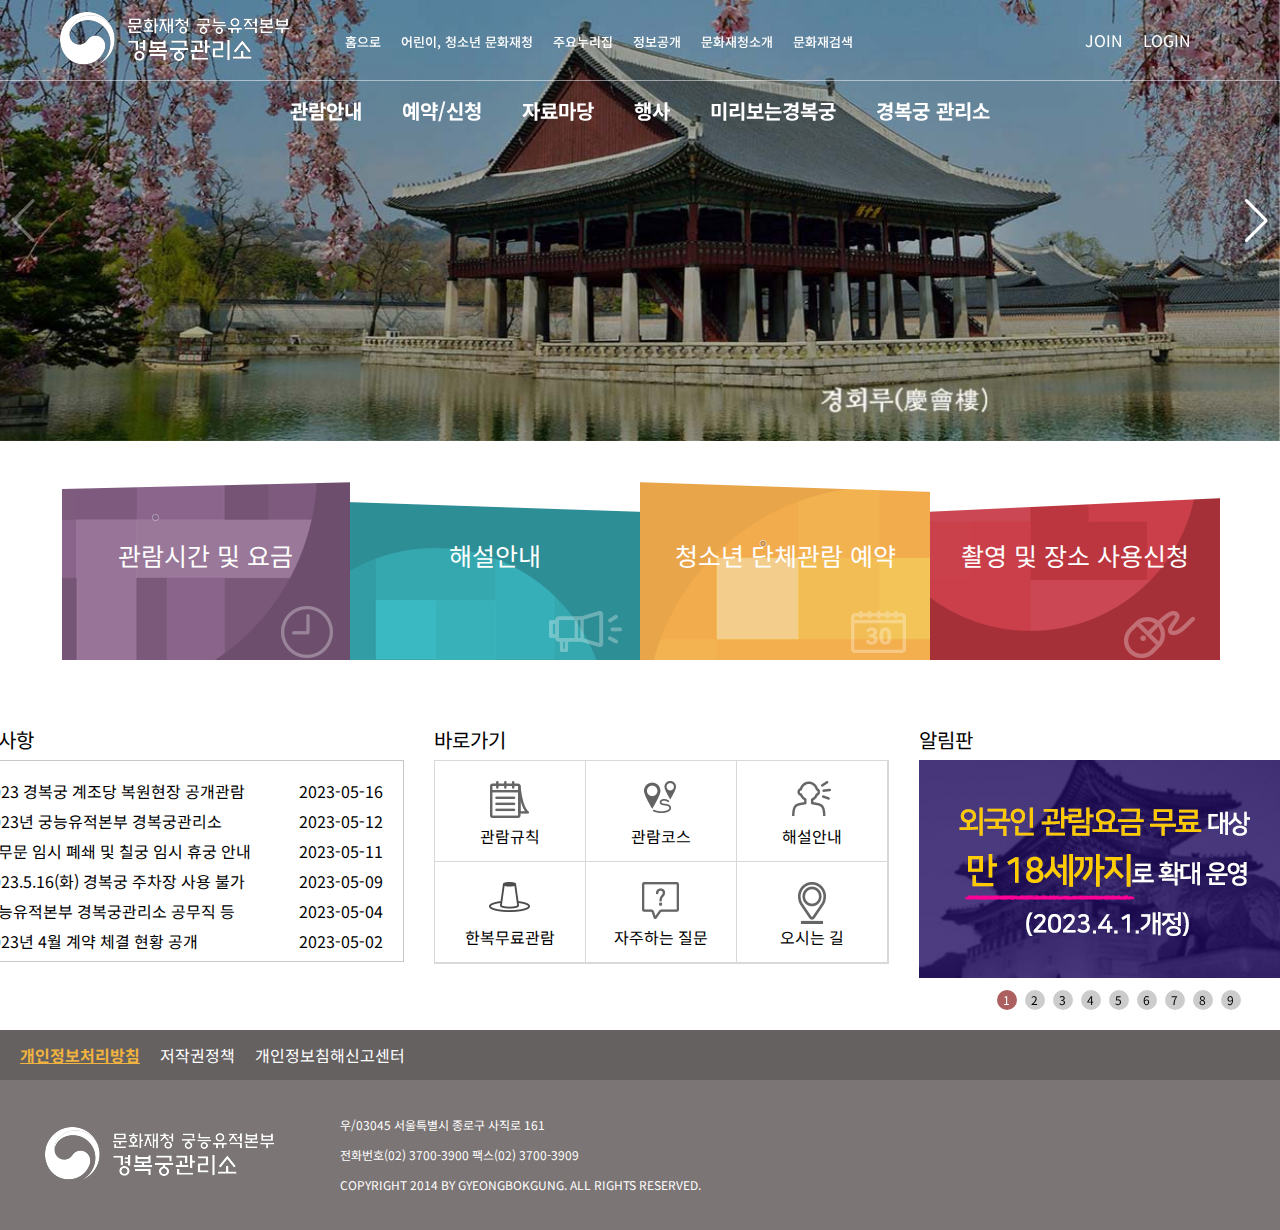
<file: 경복궁/index.html>
<!DOCTYPE html>
<html lang="ko">
<head>
    <meta charset="UTF-8">
    <meta http-equiv="X-UA-Compatible" content="IE=edge">
    <meta name="viewport" content="width=device-width, initial-scale=1.0">
    <title>경복궁</title>
    <script src="https://cdn.jsdelivr.net/npm/swiper@9/swiper-bundle.min.js"></script>
    <link rel="stylesheet" href="https://cdn.jsdelivr.net/npm/swiper@9/swiper-bundle.min.css"/>
    <link rel="stylesheet" href="https://cdnjs.cloudflare.com/ajax/libs/font-awesome/6.4.0/css/all.min.css" integrity="sha512-iecdLmaskl7CVkqkXNQ/ZH/XLlvWZOJyj7Yy7tcenmpD1ypASozpmT/E0iPtmFIB46ZmdtAc9eNBvH0H/ZpiBw==" crossorigin="anonymous" referrerpolicy="no-referrer" />
    <link rel="preconnect" href="https://fonts.googleapis.com">
    <link rel="preconnect" href="https://fonts.gstatic.com" crossorigin>
    <link href="https://fonts.googleapis.com/css2?family=Noto+Sans+KR:wght@100;300;400;500;700;900&family=Song+Myung&display=swap" rel="stylesheet">
    <link rel="stylesheet" href="css/style.css">
    <link rel="stylesheet" href="./css/set.css">
</head>
<body>
    <div id="header">
        <div class="center">
            <div class="list">
                <div class="topMenu">
                    <ul class="top_left">
                        <h1><a href="http://127.0.0.1:5500/index.html"><img src="./img/footerlogo.png"></a></h1>
                        <li><a href="http://127.0.0.1:5500/index.html">홈으로</a></li>
                        <li><a href="#">어린이, 청소년 문화재청</a></li>
                        <li><a href="#">주요누리집</a></li>
                        <li><a href="#">정보공개</a></li>
                        <li><a href="#">문화재청소개</a></li>
                        <li><a href="#">문화재검색</a></li>
                    </ul>
                    <ul class="top_right">
                        <li><a href="#">JOIN</a></li>
                        <li><a href="#">LOGIN</a></li>
                    </ul>
                </div>
                <div class="mainMenu">
                    <ul class="gnb">
                        <li>
                            <a href="http://127.0.0.1:5500/subMenuOne.html">관람안내</a>
                        </li>
                        <li>
                            <a href="http://127.0.0.1:5500/subMenuTwo.html">예약/신청</a>
                        </li>
                        <li>
                            <a href="http://127.0.0.1:5500/subMenuThree.html">자료마당</a>
                        </li>
                        <li>
                            <a href="http://127.0.0.1:5500/subMenuFour.html">행사</a>
                        </li>
                        <li>
                            <a href="http://127.0.0.1:5500/subMenuFive.html">미리보는경복궁</a>
                        </li>
                        <li>
                            <a href="http://127.0.0.1:5500/subMenuSix.html">경복궁 관리소</a>
                        </li>
                    </ul>
                </div>
            </div>
        </div>
    </div>
    <div id="subcont1_1">
        <div class="center">
            <div style="--swiper-navigation-color: #fff; --swiper-pagination-color: #fff" class="swiper mySwiper">
                <div class="swiper-wrapper">
                  <div class="swiper-slide">
                    <img src="img/slide1.jpg" />
                  </div>
                  <div class="swiper-slide">
                    <img src="img/slide2.jpg" />
                  </div>
                  <div class="swiper-slide">
                    <img src="img/slide3.jpg" />
                  </div>
                  <div class="swiper-slide">
                    <img src="img/slide4.jpg" />
                  </div>
                  <div class="swiper-slide">
                    <img src="img/slide5.jpg" />
                  </div>
                </div>
                <div class="swiper-button-next"></div>
                <div class="swiper-button-prev"></div>
              </div>
              
        </div>
    </div>
    <div id="subcont2">
        <div class="center">
            <div class="list">
                <div class="boxs on">
                    <h2><a href="#">관람시간 및 요금</a></h2>
                </div>
                <div class="boxs">
                    <h2><a href="#">해설안내</a></h2>
                </div>
                <div class="boxs">
                    <h2><a href="#">청소년 단체관람 예약</a></h2>
                </div>
                <div class="boxs">
                    <h2><a href="#">촬영 및 장소 사용신청</a></h2>
                </div>
            </div>
        </div>
    </div>
    <div id="subcont3">
        <div class="center">
            <div class="lists">
                <div class="left_list">
                    <h2>공지사항</h2>
                    <ul class="left_menu">
                        <li><a href="#">
                            2023 경복궁 계조당 복원현장 공개관람
                            </a>
                            <span>2023-05-16</span>
                        </li>
                        <li><a href="#">
                            2023년 궁능유적본부 경복궁관리소
                            </a>
                            <span>2023-05-12</span>
                        </li>
                        <li><a href="#">
                            신무문 임시 폐쇄 및 칠궁 임시 휴궁 안내
                            </a>
                            <span>2023-05-11</span>
                        </li>
                        <li><a href="#">
                            2023.5.16(화) 경복궁 주차장 사용 불가
                            </a>
                            <span>2023-05-09</span>
                        </li>
                        <li><a href="#">
                            궁능유적본부 경복궁관리소 공무직 등
                            </a>
                            <span>2023-05-04</span></li>
                        <li><a href="#">
                            2023년 4월 계약 체결 현황 공개
                            </a>
                            <span>2023-05-02</span>
                        </li>
                    </ul>
                </div>
                <div class="center_list">
                    <h2>바로가기</h2>
                    <ul class="ikonList">
                        <li><a href="#">관람규칙</a></li>
                        <li><a href="#">관람코스</a></li>
                        <li><a href="#">해설안내</a></li>
                        <li><a href="#">한복무료관람</a></li>
                        <li><a href="#">자주하는 질문</a></li>
                        <li><a href="#">오시는 길</a></li>
                    </ul>
                </div>
                <div class="right_slide">
                    <h2>알림판</h2>
                    <div class="swiper mySwiper2">
                        <div class="swiper-wrapper">
                          <div class="swiper-slide"></div>
                          <div class="swiper-slide"></div>
                          <div class="swiper-slide"></div>
                          <div class="swiper-slide"></div>
                          <div class="swiper-slide"></div>
                          <div class="swiper-slide"></div>
                          <div class="swiper-slide"></div>
                          <div class="swiper-slide"></div>
                          <div class="swiper-slide"></div>
                        </div>
                        <div class="swiper-pagination"></div>
                      </div>
                </div>
            </div>
        </div>
    </div>
    <div id="footer">
        <div class="center">
            <div class="fot_top">
                <ul class="botmenu">
                    <li class="on"><a href="#">개인정보처리방침</a></li>
                    <li><a href="#">저작권정책</a></li>
                    <li><a href="#">개인정보침해신고센터</a></li>
                </ul>
            </div>
            <div class="fot_bot">
                <img src="./img/footerlogo.png">
                <p>우/03045 서울특별시 종로구 사직로 161<br>
                    전화번호(02) 3700-3900 팩스(02) 3700-3909<br>
                    COPYRIGHT 2014 BY GYEONGBOKGUNG. ALL RIGHTS RESERVED.
                </p>
            </div>
        </div>
    </div>
    <script src="js/index.js"></script>
</body>
</html>
</file>
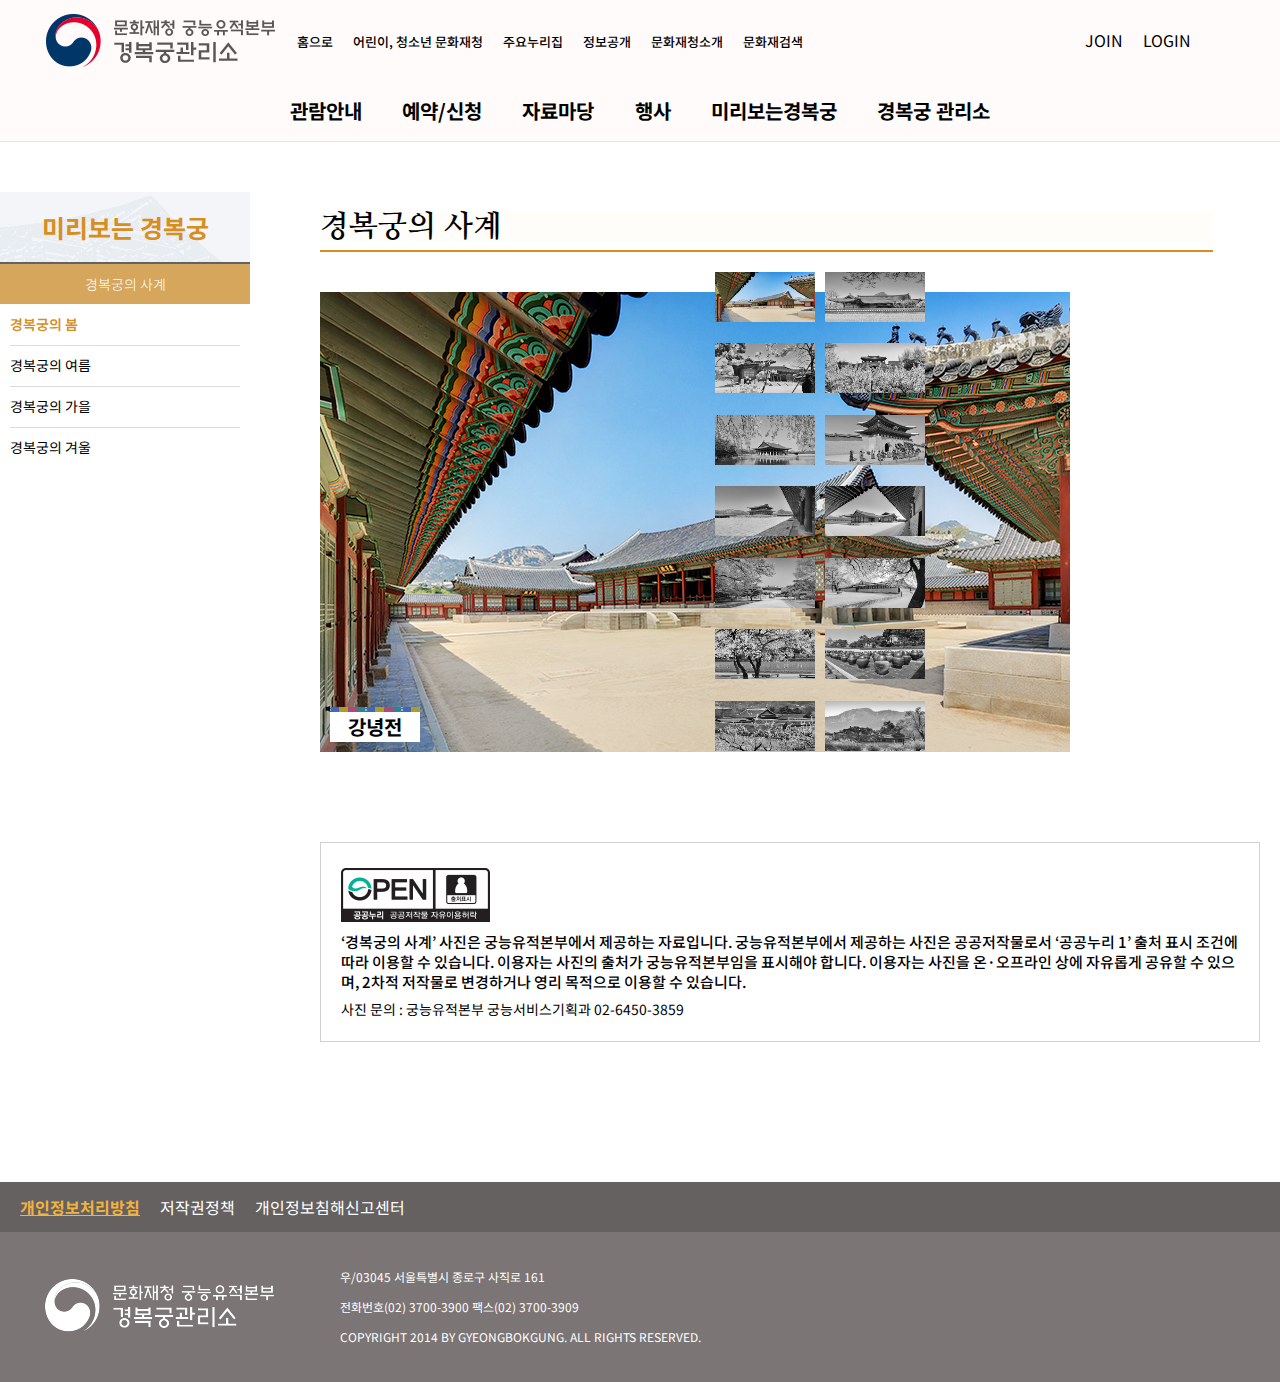
<file: 경복궁/subMenuFive.html>
<!DOCTYPE html>
<html lang="en">
<head>
    <meta charset="UTF-8">
    <meta http-equiv="X-UA-Compatible" content="IE=edge">
    <meta name="viewport" content="width=device-width, initial-scale=1.0">
    <title>미리보는 경복궁</title>

    <link rel="preconnect" href="https://fonts.googleapis.com">
    <link rel="preconnect" href="https://fonts.gstatic.com" crossorigin>
    <link href="https://fonts.googleapis.com/css2?family=Nanum+Myeongjo:wght@400;700;800&family=Noto+Sans+KR:wght@100;300;400;500;700;900&family=Song+Myung&display=swap" rel="stylesheet">
    
    <link rel="stylesheet" href="css/header.css">
    <link rel="stylesheet" href="css/set.css">
    <link rel="stylesheet" href="css/footer.css">
    <link rel="stylesheet" href="css/subMenuFive.css">
</head>
<body>
    <div id="header">
        <div class="center">
            <div class="list">
                <div class="topMenu">
                    <ul class="top_left">
                        <h1><a href="http://127.0.0.1:5500/index.html"><img src="./img/rudlogo.png"></a></h1>
                        <li><a href="http://127.0.0.1:5500/index.html">홈으로</a></li>
                        <li><a href="#">어린이, 청소년 문화재청</a></li>
                        <li><a href="#">주요누리집</a></li>
                        <li><a href="#">정보공개</a></li>
                        <li><a href="#">문화재청소개</a></li>
                        <li><a href="#">문화재검색</a></li>
                    </ul>
                    <ul class="top_right">
                        <li><a href="#">JOIN</a></li>
                        <li><a href="#">LOGIN</a></li>
                    </ul>
                </div>
                <div class="mainMenu">
                    <ul class="gnb">
                        <li>
                            <a href="http://127.0.0.1:5500/subMenuOne.html">관람안내</a>
                        </li>
                        <li>
                            <a href="http://127.0.0.1:5500/subMenuTwo.html">예약/신청</a>
                        </li>
                        <li>
                            <a href="http://127.0.0.1:5500/subMenuThree.html">자료마당</a>
                        </li>
                        <li>
                            <a href="http://127.0.0.1:5500/subMenuFour.html">행사</a>
                        </li>
                        <li>
                            <a href="http://127.0.0.1:5500/subMenuFive.html">미리보는경복궁</a>
                        </li>
                        <li>
                            <a href="http://127.0.0.1:5500/subMenuSix.html">경복궁 관리소</a>
                        </li>
                    </ul>
                </div>
            </div>
        </div>
    </div>
    <div id="container">
        <div class="center">
            <div class="submain">
                <div class="sub_left">
                    <h2>미리보는 경복궁</h2>
                    <p>경복궁의 사계
                    </p>
                    <ul class="title_seasons">
                        <li class="on"><a href="#">경복궁의 봄</a></li>
                        <li><a href="#">경복궁의 여름</a></li>
                        <li><a href="#">경복궁의 가을</a></li>
                        <li><a href="#">경복궁의 겨울</a></li>
                    </ul>
                </div>
            </div>
            <div class="main_center">
                <div class="main">
                    <div class="main_title">
                        <h1>
                            경복궁의 사계
                        </h1>
                    </div>
                </div>
                <div class="seasons_wapper_spring on">
                    <div class="season_img_list">
                        <div class="season_img_box on">
                            <img src="./img/subfive/1.jpg">
                            <p>강녕전</p>
                        </div>
                        <div class="season_img_box">
                            <img src="./img/subfive/2.jpg">
                            <p>건청궁</p>
                        </div>
                        <div class="season_img_box">
                            <img src="./img/subfive/3.jpg">
                            <p>건청궁</p>
                        </div>
                        <div class="season_img_box">
                            <img src="./img/subfive/4.jpg">
                            <p>건춘문</p>
                        </div>
                        <div class="season_img_box">
                            <img src="./img/subfive/5.jpg">
                            <p>경회루</p>
                        </div>
                        <div class="season_img_box">
                            <img src="./img/subfive/6.jpg">
                            <p>광화문</p>
                        </div>
                        <div class="season_img_box">
                            <img src="./img/subfive/7.jpg">
                            <p>근정전</p>
                        </div>
                        <div class="season_img_box">
                            <img src="./img/subfive/8.jpg">
                            <p>사정전</p>
                        </div>
                        <div class="season_img_box">
                            <img src="./img/subfive/9.jpg">
                            <p>영추문</p>
                        </div>
                        <div class="season_img_box">
                            <img src="./img/subfive/10.jpg">
                            <p>자경전</p>
                        </div>
                        <div class="season_img_box">
                            <img src="./img/subfive/11.jpg">
                            <p>자경전</p>
                        </div>
                        <div class="season_img_box">
                            <img src="./img/subfive/12.jpg">
                            <p>장고</p>
                        </div>
                        <div class="season_img_box">
                            <img src="./img/subfive/13.jpg">
                            <p>태원전</p>
                        </div>
                        <div class="season_img_box">
                            <img src="./img/subfive/14.jpg">
                            <p>함화당</p>
                        </div>
                    </div>
                </div>
                <div class="seasons_wapper_spring_mini on">
                    <div class="season_img_list_mini">
                        <div class="season_img_box on">
                            <a href="#">
                                <img src="./img/subfive/1.jpg">
                            </a>
                        </div>
                        <div class="season_img_box">
                            <a href="#">
                                <img src="./img/subfive/2.jpg">
                            </a>
                        </div>
                        <div class="season_img_box">
                            <a href="#">
                                <img src="./img/subfive/3.jpg">
                            </a>
                        </div>
                        <div class="season_img_box">
                            <a href="#">
                                <img src="./img/subfive/4.jpg">
                            </a>
                        </div>
                        <div class="season_img_box">
                            <a href="#">
                                <img src="./img/subfive/5.jpg">
                            </a>
                        </div>
                        <div class="season_img_box">
                            <a href="#">
                                <img src="./img/subfive/6.jpg">
                            </a>
                        </div>
                        <div class="season_img_box">
                            <a href="#">
                                <img src="./img/subfive/7.jpg">
                            </a>
                        </div>
                        <div class="season_img_box">
                            <a href="#">
                                <img src="./img/subfive/8.jpg">
                            </a>
                        </div>
                        <div class="season_img_box">
                            <a href="#">
                                <img src="./img/subfive/9.jpg">
                            </a>
                        </div>
                        <div class="season_img_box">
                            <a href="#">
                                <img src="./img/subfive/10.jpg">
                            </a>
                        </div>
                        <div class="season_img_box">
                            <a href="#">
                                <img src="./img/subfive/11.jpg">
                            </a>
                        </div>
                        <div class="season_img_box">
                            <a href="#">
                                <img src="./img/subfive/12.jpg">
                            </a>
                        </div>
                        <div class="season_img_box">
                            <a href="#">
                                <img src="./img/subfive/13.jpg">
                            </a>
                        </div>
                        <div class="season_img_box">
                            <a href="#">
                                <img src="./img/subfive/14.jpg">
                            </a>
                        </div>
                    </div>
                </div>
                <div class="seasons_wapper_summer">
                    <div class="season_img_list">
                        <div class="season_img_list">
                            <div class="season_img_box on">
                                <img src="img/subfive/summer/1 (1).jpg">
                                <p>강녕전</p>
                            </div>
                            <div class="season_img_box">
                                <img src="img/subfive/summer/2.jpg">
                                <p>건청궁</p>
                            </div>
                            <div class="season_img_box">
                                <img src="img/subfive/summer/3.jpg">
                                <p>경회루</p>
                            </div>
                            <div class="season_img_box">
                                <img src="img/subfive/summer/4.jpg">
                                <p>경회루</p>
                            </div>
                            <div class="season_img_box">
                                <img src="img/subfive/summer/6.jpg">
                                <p>광화문</p>
                            </div>
                            <div class="season_img_box">
                                <img src="img/subfive/summer/7.jpg">
                                <p>교태전</p>
                            </div>
                            <div class="season_img_box">
                                <img src="img/subfive/summer/8.jpg">
                                <p>근정전</p>
                            </div>
                            <div class="season_img_box">
                                <img src="img/subfive/summer/9.jpg">
                                <p>근정전</p>
                            </div>
                            <div class="season_img_box">
                                <img src="img/subfive/summer/10.jpg">
                                <p>사정전</p>
                            </div>
                            <div class="season_img_box">
                                <img src="img/subfive/summer/11.jpg">
                                <p>영추문</p>
                            </div>
                            <div class="season_img_box">
                                <img src="img/subfive/summer/12.jpg">
                                <p>자경전</p>
                            </div>
                            <div class="season_img_box">
                                <img src="img/subfive/summer/13.jpg">
                                <p>집옥재</p>
                            </div>
                            <div class="season_img_box">
                                <img src="img/subfive/summer/14.jpg">
                                <p>함화당</p>
                            </div>
                            <div class="season_img_box">
                                <img src="img/subfive/summer/15.jpg">
                                <p>영제교</p>
                            </div>
                        </div>
                    </div>
                </div>
                <div class="seasons_wapper_summer_mini">
                    <div class="season_img_list_mini">
                        <div class="season_img_box on">
                            <a href="#">
                                <img src="img/subfive/summer/1 (1).jpg">
                            </a>
                        </div>
                        <div class="season_img_box">
                            <a href="#">
                                <img src="img/subfive/summer/2.jpg">
                            </a>
                        </div>
                        <div class="season_img_box">
                            <a href="#">
                                <img src="img/subfive/summer/3.jpg">
                            </a>
                        </div>
                        <div class="season_img_box">
                            <a href="#">
                                <img src="img/subfive/summer/4.jpg">
                            </a>
                        </div>
                        <div class="season_img_box">
                            <a href="#">
                                <img src="img/subfive/summer/6.jpg">
                            </a>
                        </div>
                        <div class="season_img_box">
                            <a href="#">
                                <img src="img/subfive/summer/7.jpg">
                            </a>
                        </div>
                        <div class="season_img_box">
                            <a href="#">
                                <img src="img/subfive/summer/8.jpg">
                            </a>
                        </div>
                        <div class="season_img_box">
                            <a href="#">
                                <img src="img/subfive/summer/9.jpg">
                            </a>
                        </div>
                        <div class="season_img_box">
                            <a href="#">
                                <img src="img/subfive/summer/10.jpg">
                            </a>
                        </div>
                        <div class="season_img_box">
                            <a href="#">
                                <img src="img/subfive/summer/11.jpg">
                            </a>
                        </div>
                        <div class="season_img_box">
                            <a href="#">
                                <img src="img/subfive/summer/12.jpg">
                            </a>
                        </div>
                        <div class="season_img_box">
                            <a href="#">
                                <img src="img/subfive/summer/13.jpg">
                            </a>
                        </div>
                        <div class="season_img_box">
                            <a href="#">
                                <img src="img/subfive/summer/14.jpg">
                            </a>
                        </div>
                        <div class="season_img_box">
                            <a href="#">
                                <img src="img/subfive/summer/15.jpg">
                            </a>
                        </div>
                    </div>
                </div>
                <div class="seasons_wapper_autumn">
                    <div class="season_img_list">
                        <div class="season_img_box on">
                            <img src="img/subfive/autumn/1.jpg">
                            <p>경회루</p>
                        </div>
                        <div class="season_img_box">
                            <img src="img/subfive/autumn/2.jpg">
                            <p>녹산</p>
                        </div>
                        <div class="season_img_box">
                            <img src="img/subfive/autumn/3.jpg">
                            <p>만춘전</p>
                        </div>
                        <div class="season_img_box">
                            <img src="img/subfive/autumn/4.jpg">
                            <p>만춘전</p>
                        </div>
                        <div class="season_img_box">
                            <img src="img/subfive/autumn/5.jpg">
                            <p>복수당</p>
                        </div>
                        <div class="season_img_box">
                            <img src="img/subfive/autumn/6.jpg">
                            <p>복수당</p>
                        </div>
                        <div class="season_img_box">
                            <img src="img/subfive/autumn/7.jpg">
                            <p>비현각</p>
                        </div>
                        <div class="season_img_box">
                            <img src="img/subfive/autumn/8.jpg">
                            <p>비현각</p>
                        </div>
                        <div class="season_img_box">
                            <img src="img/subfive/autumn/9.jpg">
                            <p>수정전</p>
                        </div>
                        <div class="season_img_box">
                            <img src="img/subfive/autumn/11.jpg">
                            <p>수정전</p>
                        </div>
                        <div class="season_img_box">
                            <img src="img/subfive/autumn/12.jpg">
                            <p>숙문당</p>
                        </div>
                        <div class="season_img_box">
                            <img src="img/subfive/autumn/13.jpg">
                            <p>신무문</p>
                        </div>
                        <div class="season_img_box">
                            <img src="img/subfive/autumn/14.jpg">
                            <p>신무문</p>
                        </div>
                        <div class="season_img_box">
                            <img src="img/subfive/autumn/15.jpg">
                            <p>신무문</p>
                        </div>
                        <div class="season_img_box">
                            <img src="img/subfive/autumn/16.jpg">
                            <p>연생전</p>
                        </div>
                    </div>
                </div>
                <div class="seasons_wapper_autumn_mini">
                    <div class="season_img_list_mini">
                        <div class="season_img_box on">
                            <a href="#">
                                <img src="img/subfive/autumn/1.jpg">
                            </a>
                        </div>
                        <div class="season_img_box">
                            <a href="#">
                                <img src="img/subfive/autumn/2.jpg">
                            </a>
                        </div>
                        <div class="season_img_box">
                            <a href="#">
                                <img src="img/subfive/autumn/3.jpg">
                            </a>
                        </div>
                        <div class="season_img_box">
                            <a href="#">
                                <img src="img/subfive/autumn/4.jpg">
                            </a>
                        </div>
                        <div class="season_img_box">
                            <a href="#">
                                <img src="img/subfive/autumn/5.jpg">
                            </a>
                        </div>
                        <div class="season_img_box">
                            <a href="#">
                                <img src="img/subfive/autumn/6.jpg">
                            </a>
                        </div>
                        <div class="season_img_box">
                            <a href="#">
                                <img src="img/subfive/autumn/7.jpg">
                            </a>
                        </div>
                        <div class="season_img_box">
                            <a href="#">
                                <img src="img/subfive/autumn/8.jpg">
                            </a>
                        </div>
                        <div class="season_img_box">
                            <a href="#">
                                <img src="img/subfive/autumn/9.jpg">
                            </a>
                        </div>
                        <div class="season_img_box">
                            <a href="#">
                                <img src="img/subfive/autumn/11.jpg">
                            </a>
                        </div>
                        <div class="season_img_box">
                            <a href="#">
                                <img src="img/subfive/autumn/12.jpg">
                            </a>
                        </div>
                        <div class="season_img_box">
                            <a href="#">
                                <img src="img/subfive/autumn/13.jpg">
                            </a>
                        </div>
                        <div class="season_img_box">
                            <a href="#">
                                <img src="img/subfive/autumn/14.jpg">
                            </a>
                        </div>
                        <div class="season_img_box">
                            <a href="#">
                                <img src="img/subfive/autumn/15.jpg">
                            </a>
                        </div>
                    </div>
                </div>
                <div class="seasons_wapper_winter">
                    <div class="season_img_list">
                        <div class="season_img_box on">
                            <img src="img/subfive/winter/1.jpg">
                            <p>강녕전</p>
                        </div>
                        <div class="season_img_box">
                            <img src="img/subfive/winter/2.jpg">
                            <p>강녕전</p>
                        </div>
                        <div class="season_img_box">
                            <img src="img/subfive/winter/3.jpg">
                            <p>건청궁</p>
                        </div>
                        <div class="season_img_box">
                            <img src="img/subfive/winter/4.jpg">
                            <p>건청궁</p>
                        </div>
                        <div class="season_img_box">
                            <img src="img/subfive/winter/5.jpg">
                            <p>경회루</p>
                        </div>
                        <div class="season_img_box">
                            <img src="img/subfive/winter/6.jpg">
                            <p>경회루</p>
                        </div>
                        <div class="season_img_box">
                            <img src="img/subfive/winter/7.jpg">
                            <p>교태전</p>
                        </div>
                        <div class="season_img_box">
                            <img src="img/subfive/winter/8.jpg">
                            <p>근정전</p>
                        </div>
                        <div class="season_img_box">
                            <img src="img/subfive/winter/9.jpg">
                            <p>동궁</p>
                        </div>
                        <div class="season_img_box">
                            <img src="img/subfive/winter/10.jpg">
                            <p>자경전</p>
                        </div>
                        <div class="season_img_box">
                            <img src="img/subfive/winter/11.jpg">
                            <p>장고</p>
                        </div>
                        <div class="season_img_box">
                            <img src="img/subfive/winter/12.jpg">
                            <p>집옥재</p>
                        </div>
                        <div class="season_img_box">
                            <img src="img/subfive/winter/13.jpg">
                            <p>함화당</p>
                        </div>
                        <div class="season_img_box">
                            <img src="img/subfive/winter/14.jpg">
                            <p>근정전</p>
                        </div>
                    </div>
                </div>
                <div class="seasons_wapper_winter_mini">
                    <div class="season_img_list_mini">
                        <div class="season_img_box on">
                            <a href="#">
                                <img src="img/subfive/winter/1.jpg">
                            </a>
                        </div>
                        <div class="season_img_box">
                            <a href="#">
                                <img src="img/subfive/winter/2.jpg">
                            </a>
                        </div>
                        <div class="season_img_box">
                            <a href="#">
                                <img src="img/subfive/winter/3.jpg">
                            </a>
                        </div>
                        <div class="season_img_box">
                            <a href="#">
                                <img src="img/subfive/winter/4.jpg">
                            </a>
                        </div>
                        <div class="season_img_box">
                            <a href="#">
                                <img src="img/subfive/winter/5.jpg">
                            </a>
                        </div>
                        <div class="season_img_box">
                            <a href="#">
                                <img src="img/subfive/winter/6.jpg">
                            </a>
                        </div>
                        <div class="season_img_box">
                            <a href="#">
                                <img src="img/subfive/winter/7.jpg">
                            </a>
                        </div>
                        <div class="season_img_box">
                            <a href="#">
                                <img src="img/subfive/winter/8.jpg">
                            </a>
                        </div>
                        <div class="season_img_box">
                            <a href="#">
                                <img src="img/subfive/winter/9.jpg">
                            </a>
                        </div>
                        <div class="season_img_box">
                            <a href="#">
                                <img src="img/subfive/winter/10.jpg">
                            </a>
                        </div>
                        <div class="season_img_box">
                            <a href="#">
                                <img src="img/subfive/winter/11.jpg">
                            </a>
                        </div>
                        <div class="season_img_box">
                            <a href="#">
                                <img src="img/subfive/winter/12.jpg">
                            </a>
                        </div>
                        <div class="season_img_box">
                            <a href="#">
                                <img src="img/subfive/winter/13.jpg">
                            </a>
                        </div>
                        <div class="season_img_box">
                            <a href="#">
                                <img src="img/subfive/winter/14.jpg">
                            </a>
                        </div>
                    </div>
                </div>
                <div class="sub_text">
                    <img src="img/subfive/new_img_opentype.png">
                    <p>
                        ‘경복궁의 사계’ 사진은 궁능유적본부에서 제공하는 자료입니다.
                        궁능유적본부에서 제공하는 사진은 공공저작물로서 ‘공공누리 1’ 출처 표시 조건에 따라 이용할 수 있습니다.
                        이용자는 사진의 출처가 궁능유적본부임을 표시해야 합니다.
                        이용자는 사진을 온·오프라인 상에 자유롭게 공유할 수 있으며, 2차적 저작물로 변경하거나 영리 목적으로 이용할 수 있습니다.
                    </p>
                    <h4>
                        사진 문의 : 궁능유적본부 궁능서비스기획과 02-6450-3859
                    </h4>
                </div>
            </div>
        </div>
    </div>
    <div id="footer">
        <div class="center">
            <div class="fot_top">
                <ul class="botmenu">
                    <li class="on"><a href="#">개인정보처리방침</a></li>
                    <li><a href="#">저작권정책</a></li>
                    <li><a href="#">개인정보침해신고센터</a></li>
                </ul>
            </div>
            <div class="fot_bot">
                <img src="./img/footerlogo.png">
                <p>우/03045 서울특별시 종로구 사직로 161<br>
                    전화번호(02) 3700-3900 팩스(02) 3700-3909<br>
                    COPYRIGHT 2014 BY GYEONGBOKGUNG. ALL RIGHTS RESERVED.
                </p>
            </div>
        </div>
    </div>
    <script src="js/submenuFive.js"></script>
</body>
</html>
</file>
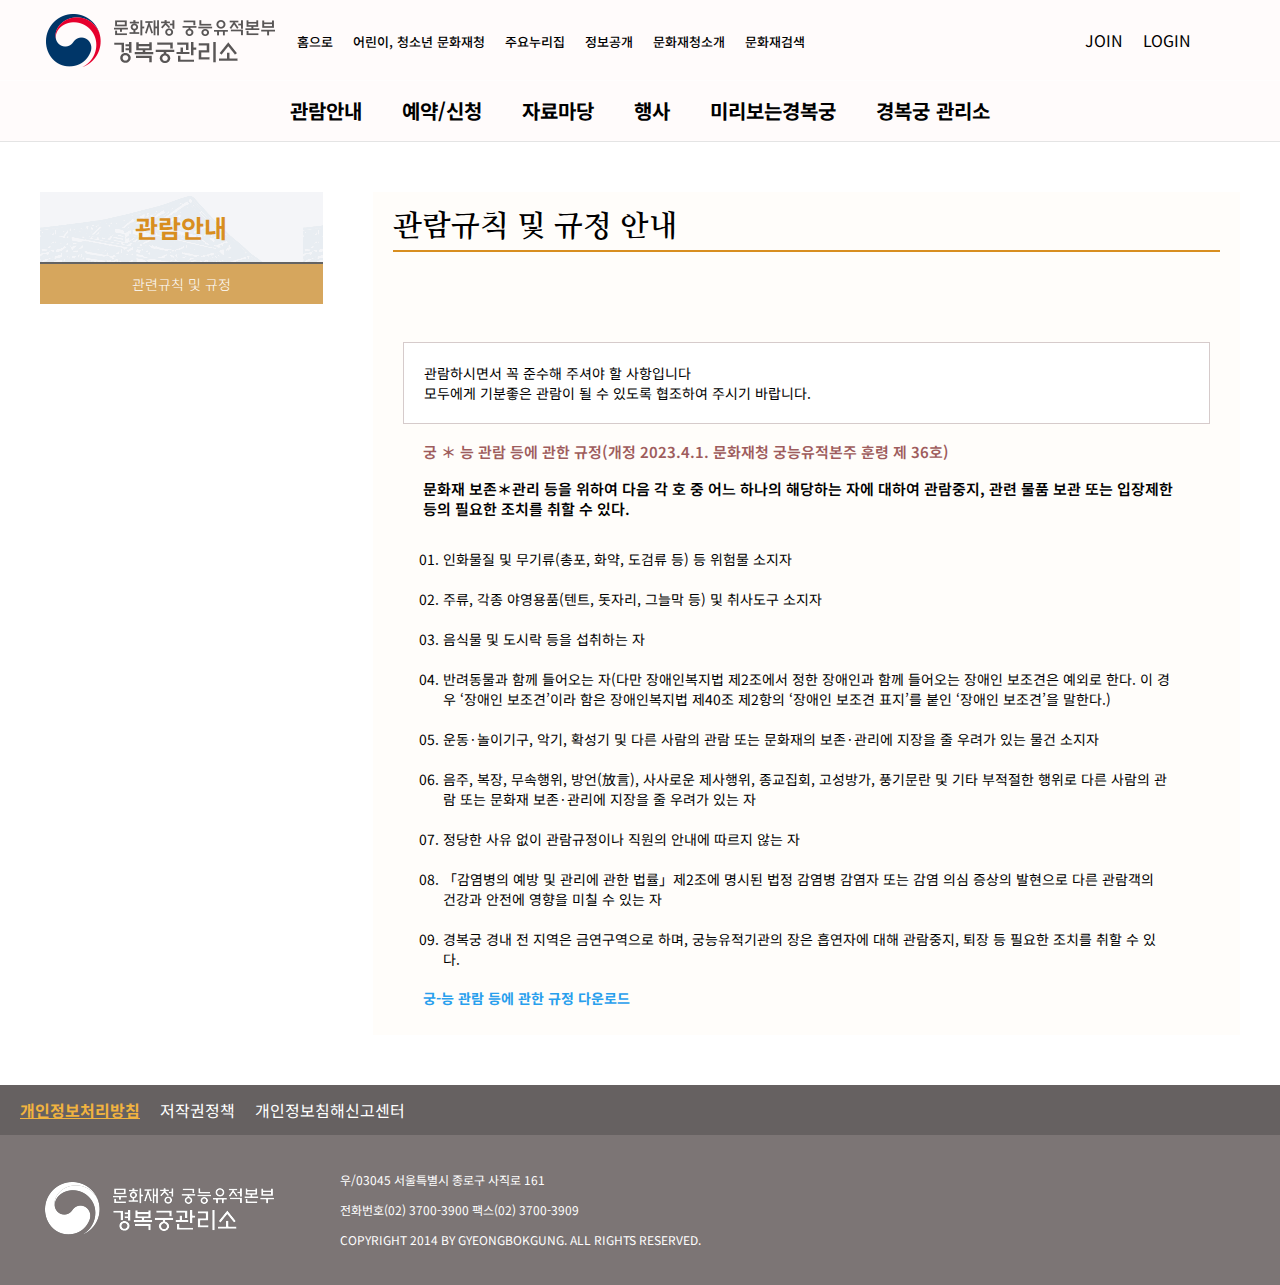
<file: 경복궁/subMenuOne.html>
<!DOCTYPE html>
<html lang="ko">
<head>
    <meta charset="UTF-8">
    <meta http-equiv="X-UA-Compatible" content="IE=edge">
    <meta name="viewport" content="width=device-width, initial-scale=1.0">
    <title>관람규칙 및 규정</title>
    <link rel="preconnect" href="https://fonts.googleapis.com">
    <link rel="preconnect" href="https://fonts.gstatic.com" crossorigin>
    <link href="https://fonts.googleapis.com/css2?family=Nanum+Myeongjo:wght@400;700;800&family=Noto+Sans+KR:wght@100;300;400;500;700;900&family=Song+Myung&display=swap" rel="stylesheet">
    
    <link rel="stylesheet" href="css/subMenu.css">
    <link rel="stylesheet" href="css/header.css">
    <link rel="stylesheet" href="css/footer.css">
    <link rel="stylesheet" href="./css/set.css">
</head>
<body>
    <div id="header">
        <div class="center">
            <div class="list">
                <div class="topMenu">
                    <ul class="top_left">
                        <h1><a href="http://127.0.0.1:5500/index.html"><img src="./img/rudlogo.png"></a></h1>
                        <li><a href="http://127.0.0.1:5500/index.html">홈으로</a></li>
                        <li><a href="#">어린이, 청소년 문화재청</a></li>
                        <li><a href="#">주요누리집</a></li>
                        <li><a href="#">정보공개</a></li>
                        <li><a href="#">문화재청소개</a></li>
                        <li><a href="#">문화재검색</a></li>
                    </ul>
                    <ul class="top_right">
                        <li><a href="#">JOIN</a></li>
                        <li><a href="#">LOGIN</a></li>
                    </ul>
                </div>
                <div class="mainMenu">
                    <ul class="gnb">
                        <li>
                            <a href="http://127.0.0.1:5500/subMenuOne.html">관람안내</a>
                        </li>
                        <li>
                            <a href="http://127.0.0.1:5500/subMenuTwo.html">예약/신청</a>
                        </li>
                        <li>
                            <a href="http://127.0.0.1:5500/subMenuThree.html">자료마당</a>
                        </li>
                        <li>
                            <a href="http://127.0.0.1:5500/subMenuFour.html">행사</a>
                        </li>
                        <li>
                            <a href="http://127.0.0.1:5500/subMenuFive.html">미리보는경복궁</a>
                        </li>
                        <li>
                            <a href="http://127.0.0.1:5500/subMenuSix.html">경복궁 관리소</a>
                        </li>
                    </ul>
                </div>
            </div>
        </div>
    </div>
    <div id="container">
        <div class="center">
            <div class="submain">
                <div class="sub_left">
                    <h2>관람안내</h2>
                    <p>관련규칙 및 규정</p>
                </div>
                <div class="sub_main">
                    <div class="maintext"><h1>관람규칙 및 규정 안내</h1></div>
                    <div class="subtext">
                        <h3>관람하시면서 꼭 준수해 주셔야 할 사항입니다<br>
                            모두에게 기분좋은 관람이 될 수 있도록 협조하여 주시기 바랍니다.
                        </h3>
                        <h4>궁 ＊ 능 관람 등에 관한 규정(개정 2023.4.1. 문화재청 궁능유적본주 훈령 제 36호)</h4>
                        <h5>문화재 보존＊관리 등을 위하여 다음 각 호 중 어느 하나의 해당하는 자에 대하여 관람중지, 관련 물품 보관 또는 입장제한 등의 필요한 조치를 취할 수 있다.</h5>
                        <ul class="list">
                            <li>인화물질 및 무기류(총포, 화약, 도검류 등) 등 위험물 소지자</li>
                            <li>주류, 각종 야영용품(텐트, 돗자리, 그늘막 등) 및 취사도구 소지자</li>
                            <li>음식물 및 도시락 등을 섭취하는 자</li>
                            <li>반려동물과 함께 들어오는 자(다만 장애인복지법 제2조에서 정한 장애인과 함께 들어오는 장애인 보조견은 예외로 한다. 이 경우 ‘장애인 보조견’이라 함은 장애인복지법 제40조 제2항의 ‘장애인 보조견 표지’를 붙인 ‘장애인 보조견’을 말한다.)</li>
                            <li>운동·놀이기구, 악기, 확성기 및 다른 사람의 관람 또는 문화재의 보존·관리에 지장을 줄 우려가 있는 물건 소지자</li>
                            <li>음주, 복장, 무속행위, 방언(放言), 사사로운 제사행위, 종교집회, 고성방가, 풍기문란 및 기타 부적절한 행위로 다른 사람의 관람 또는 문화재 보존·관리에 지장을 줄 우려가 있는 자</li>
                            <li>정당한 사유 없이 관람규정이나 직원의 안내에 따르지 않는 자</li>
                            <li>「감염병의 예방 및 관리에 관한 법률」제2조에 명시된 법정 감염병 감염자 또는 감염 의심 증상의 발현으로 다른 관람객의 건강과 안전에 영향을 미칠 수 있는 자</li>
                            <li>경복궁 경내 전 지역은 금연구역으로 하며, 궁능유적기관의 장은 흡연자에 대해 관람중지, 퇴장 등 필요한 조치를 취할 수 있다.</li>
                        </ul>
                        <a href="https://www.royalpalace.go.kr/content/guide/%EA%B6%81%EB%8A%A5%EA%B4%80%EB%9E%8C%EB%93%B1%EC%97%90%EA%B4%80%ED%95%9C%EA%B7%9C%EC%A0%95.pdf">
                            궁-능 관람 등에 관한 규정 다운로드</a>
                    </div>
                </div>
            </div>
        </div>
    </div>
    <div id="footer">
        <div class="center">
            <div class="fot_top">
                <ul class="botmenu">
                    <li class="on"><a href="#">개인정보처리방침</a></li>
                    <li><a href="#">저작권정책</a></li>
                    <li><a href="#">개인정보침해신고센터</a></li>
                </ul>
            </div>
            <div class="fot_bot">
                <img src="./img/footerlogo.png">
                <p>우/03045 서울특별시 종로구 사직로 161<br>
                    전화번호(02) 3700-3900 팩스(02) 3700-3909<br>
                    COPYRIGHT 2014 BY GYEONGBOKGUNG. ALL RIGHTS RESERVED.
                </p>
            </div>
        </div>
    </div>
</body>
</html>
</file>
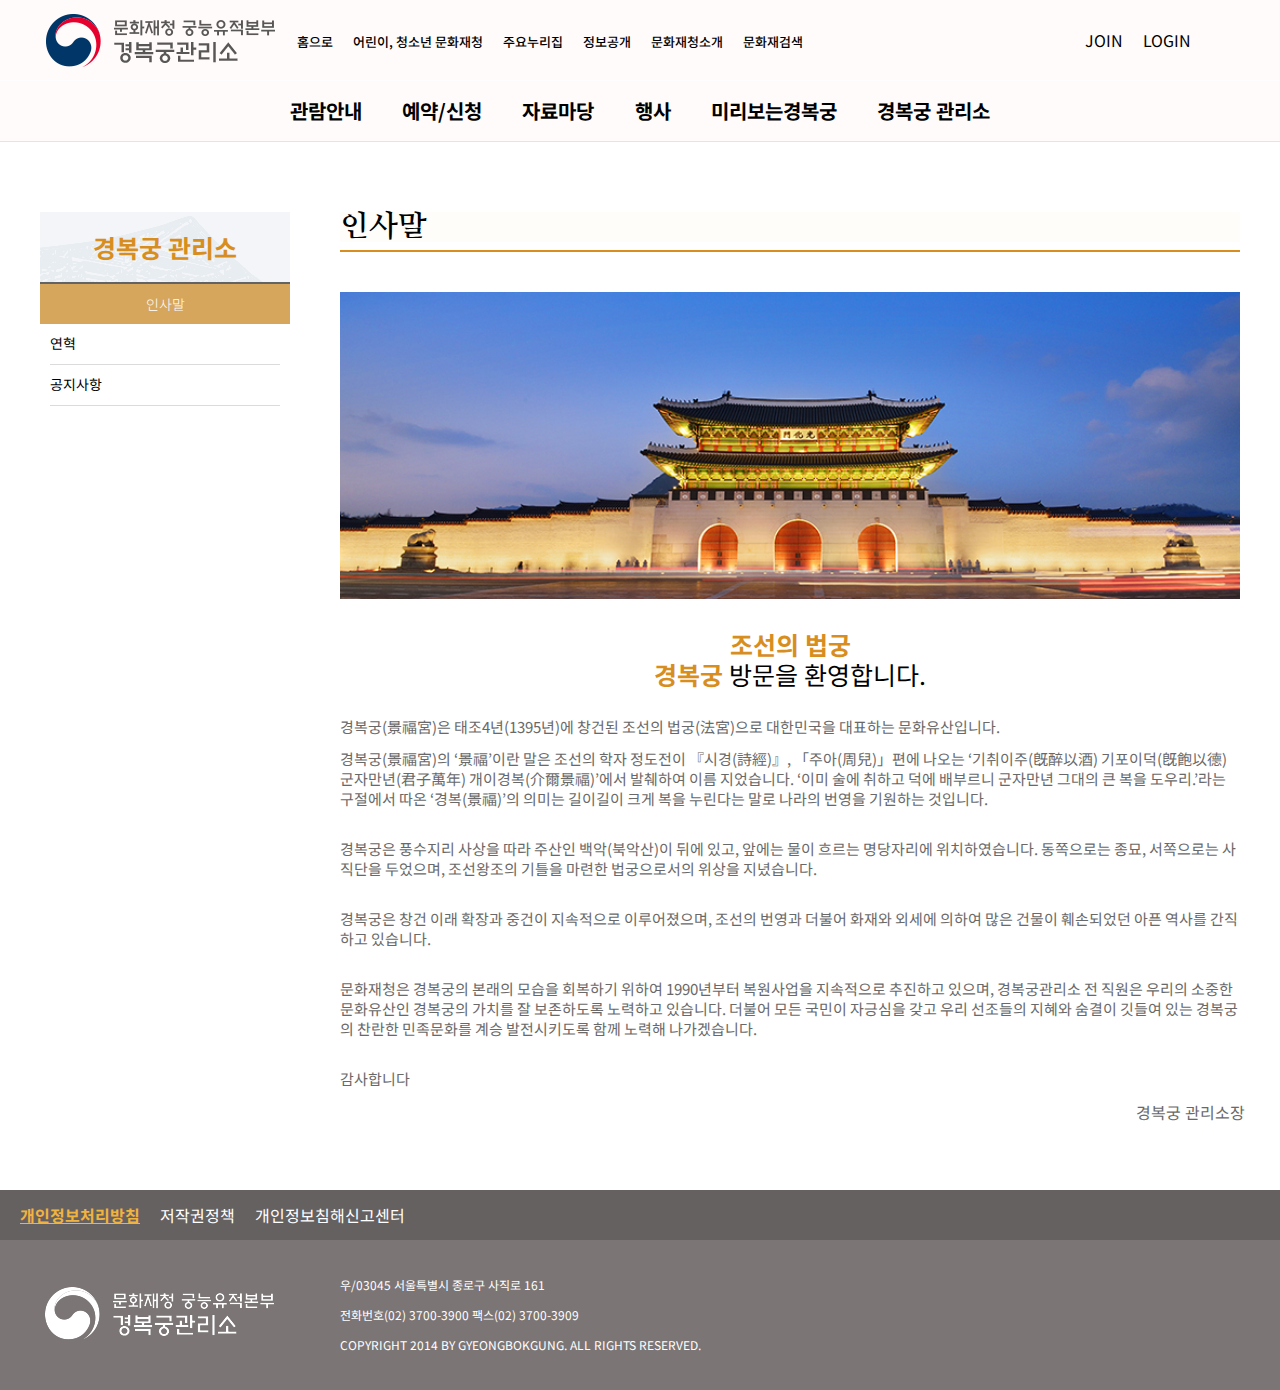
<file: 경복궁/subMenuSix.html>
<!DOCTYPE html>
<html lang="en">
<head>
    <meta charset="UTF-8">
    <meta http-equiv="X-UA-Compatible" content="IE=edge">
    <meta name="viewport" content="width=device-width, initial-scale=1.0">
    <title>경복궁 관리소</title>
    <link rel="preconnect" href="https://fonts.googleapis.com">
    <link rel="preconnect" href="https://fonts.gstatic.com" crossorigin>
    <link href="https://fonts.googleapis.com/css2?family=Nanum+Myeongjo:wght@400;700;800&family=Noto+Sans+KR:wght@100;300;400;500;700;900&family=Song+Myung&display=swap" rel="stylesheet">
    

    <link rel="stylesheet" href="css/subMenuSix.css">
    <link rel="stylesheet" href="css/header.css">
    <link rel="stylesheet" href="css/set.css">
    <link rel="stylesheet" href="css/footer.css">
</head>
<body>
    <div id="header">
        <div class="center">
            <div class="list">
                <div class="topMenu">
                    <ul class="top_left">
                        <h1><a href="http://127.0.0.1:5500/index.html"><img src="./img/rudlogo.png"></a></h1>
                        <li><a href="http://127.0.0.1:5500/index.html">홈으로</a></li>
                        <li><a href="#">어린이, 청소년 문화재청</a></li>
                        <li><a href="#">주요누리집</a></li>
                        <li><a href="#">정보공개</a></li>
                        <li><a href="#">문화재청소개</a></li>
                        <li><a href="#">문화재검색</a></li>
                    </ul>
                    <ul class="top_right">
                        <li><a href="#">JOIN</a></li>
                        <li><a href="#">LOGIN</a></li>
                    </ul>
                </div>
                <div class="mainMenu">
                    <ul class="gnb">
                        <li>
                            <a href="http://127.0.0.1:5500/subMenuOne.html">관람안내</a>
                        </li>
                        <li>
                            <a href="http://127.0.0.1:5500/subMenuTwo.html">예약/신청</a>
                        </li>
                        <li>
                            <a href="http://127.0.0.1:5500/subMenuThree.html">자료마당</a>
                        </li>
                        <li>
                            <a href="http://127.0.0.1:5500/subMenuFour.html">행사</a>
                        </li>
                        <li>
                            <a href="http://127.0.0.1:5500/subMenuFive.html">미리보는경복궁</a>
                        </li>
                        <li>
                            <a href="http://127.0.0.1:5500/subMenuSix.html">경복궁 관리소</a>
                        </li>
                    </ul>
                </div>
            </div>
        </div>
    </div>
    <div id="container">
        <div class="center">
            <div class="submain">
                <div class="sub_left">
                    <h2>경복궁 관리소</h2>
                    <p><a href="#">인사말</a></p>
                    <ul class="left_menu">
                        <li><a href="#">연혁</a></li>
                        <li><a href="#">공지사항</a></li>
                    </ul>
                </div>
                <div class="main_center">
                    <div class="main">
                        <div class="main_title">
                            <h1>인사말</h1>
                        </div>
                    </div>
                    <div class="main_text on"> <!-- 인사말 -->
                        <img src="img/subsix/gbg.jpg">
                        <h1><span>조선의 법궁<br/>경복궁 </span>방문을 환영합니다.</h1>
                        <h4>
                            경복궁(景福宮)은 태조4년(1395년)에 창건된 조선의 법궁(法宮)으로 대한민국을 대표하는 문화유산입니다.
                        </h4>
                        <p>
                            경복궁(景福宮)의 ‘景福’이란 말은 조선의 학자 정도전이 『시경(詩經)』, 「주아(周兒)」편에 나오는 ‘기취이주(旣醉以酒) 기포이덕(旣飽以德) 군자만년(君子萬年) 개이경복(介爾景福)’에서 발췌하여 이름 지었습니다. ‘이미 술에 취하고 덕에 배부르니 군자만년 그대의 큰 복을 도우리.’라는 구절에서 따온 ‘경복(景福)’의 의미는 길이길이 크게 복을 누린다는 말로 나라의 번영을 기원하는 것입니다.
                        </p>
                        <p>
                            경복궁은 풍수지리 사상을 따라 주산인 백악(북악산)이 뒤에 있고, 앞에는 물이 흐르는 명당자리에 위치하였습니다. 동쪽으로는 종묘, 서쪽으로는 사직단을 두었으며, 조선왕조의 기틀을 마련한 법궁으로서의 위상을 지녔습니다.
                        </p>
                        <p>
                            경복궁은 창건 이래 확장과 중건이 지속적으로 이루어졌으며, 조선의 번영과 더불어 화재와 외세에 의하여 많은 건물이 훼손되었던 아픈 역사를 간직하고 있습니다.
                        </p>
                        <p>
                            문화재청은 경복궁의 본래의 모습을 회복하기 위하여 1990년부터 복원사업을 지속적으로 추진하고 있으며, 경복궁관리소 전 직원은 우리의 소중한 문화유산인 경복궁의 가치를 잘 보존하도록 노력하고 있습니다. 더불어 모든 국민이 자긍심을 갖고 우리 선조들의 지혜와 숨결이 깃들여 있는 경복궁의 찬란한 민족문화를 계승 발전시키도록 함께 노력해 나가겠습니다.
                        </p>
                        <p>
                            감사합니다
                        </p>
                        <h2>경복궁 관리소장</h2>
                    </div>
                    <div class="sub_text_one"> <!--연혁 -->
                        <div class="sub_left_img">
                            <img src="img/subsix/img.jpg">
                        </div>
                        <div class="sub_right_table">
                            <table>
                                <tr>
                                    <td class="line">1395.09.29(태조4)</td>
                                    <td class="line_under">경복궁 창건</td>
                                </tr>
                                <tr>
                                    <td class="line">1867.11.16(고종4)</td>
                                    <td class="line_under">경복궁 중건</td>
                                </tr>
                                <tr>
                                    <td class="line">1948.08.15</td>
                                    <td class="line_under">구황실재산사무총국 경복궁사무소 발족</td>
                                </tr>
                                <tr>
                                    <td class="line">1961.10.02</td>
                                    <td class="line_under">구황실재산사무총국이 문화재관리국으로 개편<br/>
                                        문화재관리국 경복궁사무소로 개편</td>
                                </tr>
                                <tr>
                                    <td class="line">1998.02.28</td>
                                    <td class="line_under">문화재관리국 경복궁관리소로 명칭 변경</td>
                                </tr>
                                <tr>
                                    <td class="line">1999.05.24</td>
                                    <td class="line_under">문화재관리국이 문화재청으로 승격<br/>
                                        문화재청 경복궁관리소로 명칭 변경</td>
                                </tr>
                                <tr>
                                    <td class="line">2004.03.11</td>
                                    <td class="line_under">문화재청이 차관청으로 승격</td>
                                </tr>
                                <tr>
                                    <td class="line">2019.01.01</td>
                                    <td class="line_under">문화재청 궁능유적본부 경복궁관리소로 개편
                                    </td>
                                </tr>
                            </table>
                        </div>
                    </div>
                    <div class="sub_text_two"> <!-- 공지사항 -->
                        <table>
                            <tr class="top_table">
                                <th class="table_number">
                                    번호
                                </th>
                                <th class="table_title">
                                    제목
                                </th>
                                <th class="table_user">
                                    작성자
                                </th>
                                <th class="table_days">
                                    등록일
                                </th>
                            </tr>
                            <tr>
                                <th class="sub_number">1</th>
                                <td class="boder_line">2023년 경복궁 장고 개방 안내</2023></td>
                                <td class="sub_user">경복궁</td>
                                <td class="sub_days">2023-05-23</td>
                            </tr>
                            <tr>
                                <th class="sub_number">2</th>
                                <td class="boder_line">2023 경복궁 계조당 복원현장 공개관람 안내</td>
                                <td class="sub_user">경복궁</td>
                                <td class="sub_days">2023-05-16</td>
                            </tr>
                            <tr>
                                <th class="sub_number">3</th>
                                <td class="boder_line">2023년 궁능유적본부 경복궁관리소 공무직 등 근로자 채용 공고(3차)</td>
                                <td class="sub_user">경복궁</td>
                                <td class="sub_days">2023-05-12</td>
                            </tr>
                            <tr>
                                <th class="sub_number">4</th>
                                <td class="boder_line">신무문 임시 폐쇄 및 칠궁 임시 휴궁 안내</td>
                                <td class="sub_user">경복궁</td>
                                <td class="sub_days">2023-05-11</td>
                            </tr>
                            <tr>
                                <th class="sub_number">5</th>
                                <td class="boder_line">2023.5.16.(화) 경복궁 주차장 사용 불가 안내</td>
                                <td class="sub_user">경복궁</td>
                                <td class="sub_days">2023-05-09</td>
                            </tr>
                            <tr>
                                <th class="sub_number">6</th>
                                <td class="boder_line">궁능유적본부 경복궁관리소 공무직 등 근로자 채용(2차) 최종합격자 공고</td>
                                <td class="sub_user">경복궁</td>
                                <td class="sub_days">2023-05-04</td>
                            </tr>
                            <tr>
                                <th class="sub_number">7</th>
                                <td class="boder_line">2023년 4월 계약체결 현황 공개</td>
                                <td class="sub_user">경복궁</td>
                                <td class="sub_days">2023-05-02</td>
                            </tr>
                            <tr>
                                <th class="sub_number">8</th>
                                <td class="boder_line">궁능유적본부 경복궁관리소 공무직 등 근로자 채용(2차) 서류전형합격자 발표 및 면접시험일정 공고</td>
                                <td class="sub_user">경복궁</td>
                                <td class="sub_days">2023-04-28</td>
                            </tr>
                            <tr>
                                <th class="sub_number">9</th>
                                <td class="boder_line">경복궁 행사 시설물 설치에 따른 관람 관련 공지(야간관람 포함)</td>
                                <td class="sub_user">경복궁</td>
                                <td class="sub_days">2023-04-26</td>
                            </tr>
                            <tr>
                                <th class="sub_number">10</th>
                                <td class="boder_line">2023년 5월 궁능 무료·특별 개방 안내</td>
                                <td class="sub_user">경복궁</td>
                                <td class="sub_days">2023-04-26</td>
                            </tr>
                        </table>
                    </div>
                </div>
            </div>
        </div>
    </div>
    <div id="footer">
        <div class="center">
            <div class="fot_top">
                <ul class="botmenu">
                    <li class="on"><a href="#">개인정보처리방침</a></li>
                    <li><a href="#">저작권정책</a></li>
                    <li><a href="#">개인정보침해신고센터</a></li>
                </ul>
            </div>
            <div class="fot_bot">
                <img src="./img/footerlogo.png">
                <p>우/03045 서울특별시 종로구 사직로 161<br>
                    전화번호(02) 3700-3900 팩스(02) 3700-3909<br>
                    COPYRIGHT 2014 BY GYEONGBOKGUNG. ALL RIGHTS RESERVED.
                </p>
            </div>
        </div>
    </div>
    <script src="js/subMenuSix.js"></script>
</body>
</html>
</file>
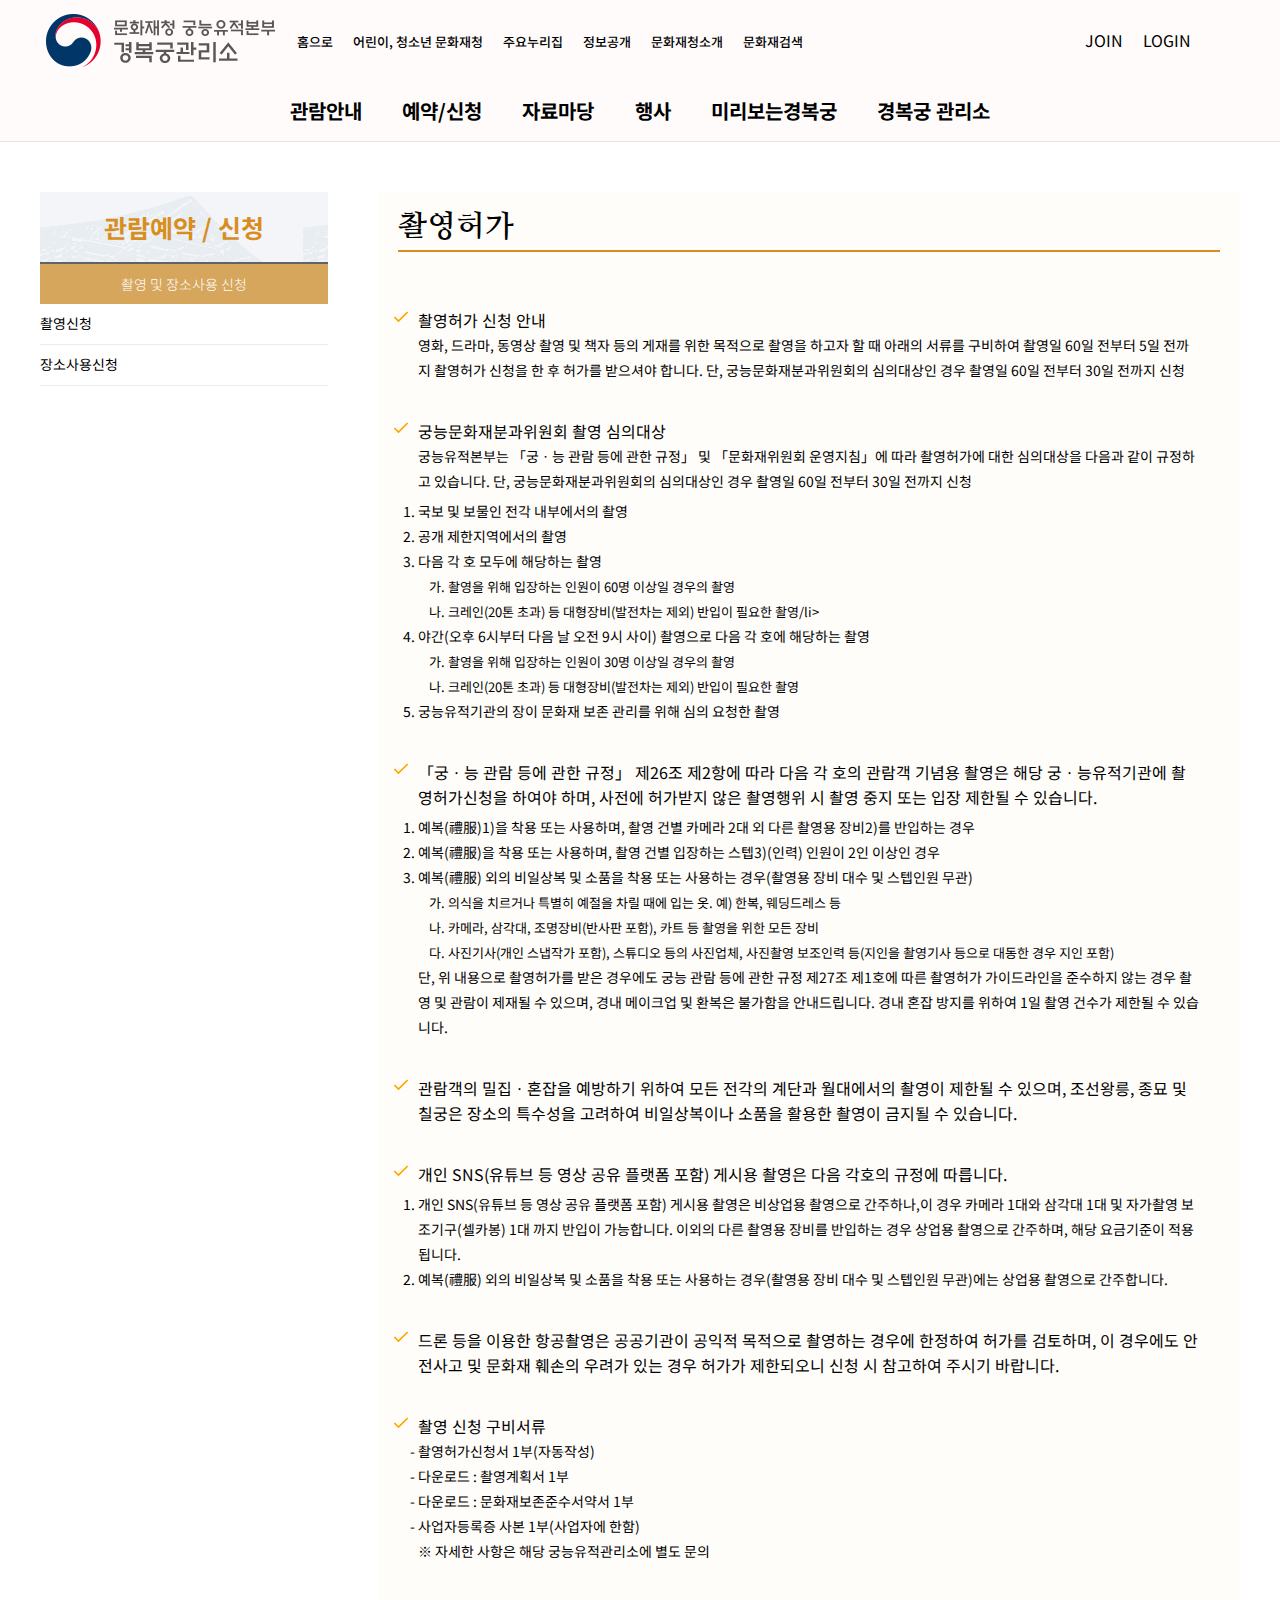
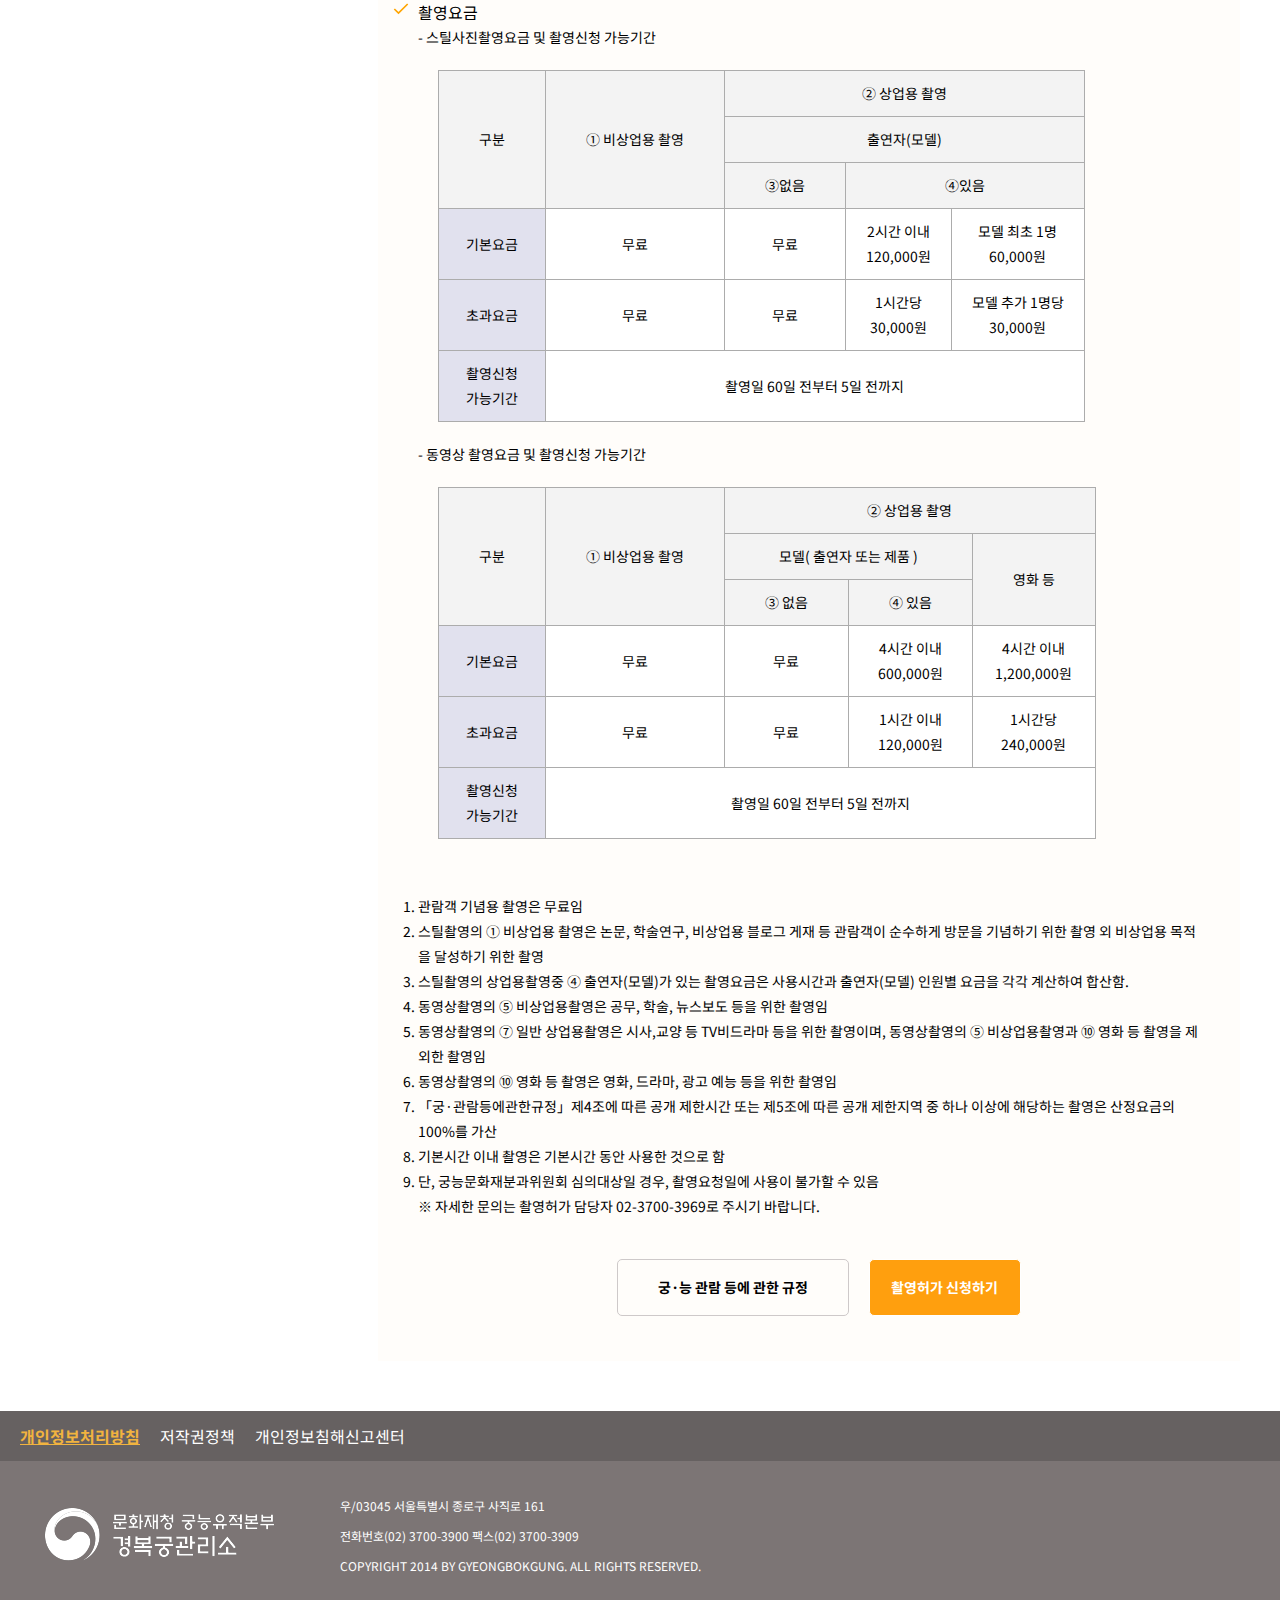
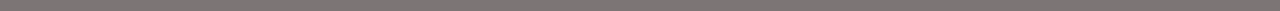
<file: 경복궁/subMenuTwo.html>
<!DOCTYPE html>
<html lang="en">
<head>
    <meta charset="UTF-8">
    <meta http-equiv="X-UA-Compatible" content="IE=edge">
    <meta name="viewport" content="width=device-width, initial-scale=1.0">
    <title>관람예약 / 신청</title>
    <link rel="preconnect" href="https://fonts.googleapis.com">
    <link rel="preconnect" href="https://fonts.gstatic.com" crossorigin>
    <link href="https://fonts.googleapis.com/css2?family=Nanum+Myeongjo:wght@400;700;800&family=Noto+Sans+KR:wght@100;300;400;500;700;900&family=Song+Myung&display=swap" rel="stylesheet">
    
    
    
    <link rel="stylesheet" href="css/subMenutwo.css">
    <link rel="stylesheet" href="css/header.css">
    <link rel="stylesheet" href="css/footer.css">
    <link rel="stylesheet" href="./css/set.css">
</head>
<body>
    <div id="header">
        <div class="center">
            <div class="list">
                <div class="topMenu">
                    <ul class="top_left">
                        <h1><a href="http://127.0.0.1:5500/index.html"><img src="./img/rudlogo.png"></a></h1>
                        <li><a href="http://127.0.0.1:5500/index.html">홈으로</a></li>
                        <li><a href="#">어린이, 청소년 문화재청</a></li>
                        <li><a href="#">주요누리집</a></li>
                        <li><a href="#">정보공개</a></li>
                        <li><a href="#">문화재청소개</a></li>
                        <li><a href="#">문화재검색</a></li>
                    </ul>
                    <ul class="top_right">
                        <li><a href="#">JOIN</a></li>
                        <li><a href="#">LOGIN</a></li>
                    </ul>
                </div>
                <div class="mainMenu">
                    <ul class="gnb">
                        <li>
                            <a href="http://127.0.0.1:5500/subMenuOne.html">관람안내</a>
                        </li>
                        <li>
                            <a href="http://127.0.0.1:5500/subMenuTwo.html">예약/신청</a>
                        </li>
                        <li>
                            <a href="http://127.0.0.1:5500/subMenuThree.html">자료마당</a>
                        </li>
                        <li>
                            <a href="http://127.0.0.1:5500/subMenuFour.html">행사</a>
                        </li>
                        <li>
                            <a href="http://127.0.0.1:5500/subMenuFive.html">미리보는경복궁</a>
                        </li>
                        <li>
                            <a href="http://127.0.0.1:5500/subMenuSix.html">경복궁 관리소</a>
                        </li>
                    </ul>
                </div>
            </div>
        </div>
    </div>
    <div id="container">
        <div class="center">
            <div class="submain">
                <div class="sub_left">
                    <h2>관람예약 / 신청</h2>
                    <p>촬영 및 장소사용 신청</p>
                    <ul class="menu">
                        <li><a href="#">촬영신청</a></li>
                        <li><a href="#">장소사용신청</a></li>
                    </ul>
                </div>
                <div class="sub_main on">
                    <div class="maintext">
                        <h1>촬영허가</h1>
                    </div>
                    <ul class="textlist">
                        <li>
                            <h4>촬영허가 신청 안내</h4>
                            <p>영화, 드라마, 동영상 촬영 및 책자 등의 게재를 위한 목적으로 촬영을 하고자 할 때 아래의 서류를 구비하여 촬영일 60일 전부터 5일 전까지 촬영허가 신청을 한 후 허가를 받으셔야 합니다.
                                단, 궁능문화재분과위원회의 심의대상인 경우 촬영일 60일 전부터 30일 전까지 신청
                            </p>
                        </li>
                        <li>
                            <h4>궁능문화재분과위원회 촬영 심의대상</h4>
                            <p>
                                궁능유적본부는 「궁ㆍ능 관람 등에 관한 규정」 및 「문화재위원회 운영지침」에 따라 촬영허가에 대한 심의대상을 다음과 같이 규정하고 있습니다.
                                단, 궁능문화재분과위원회의 심의대상인 경우 촬영일 60일 전부터 30일 전까지 신청
                                <ul class="subText_menu">
                                    <li>국보 및 보물인 전각 내부에서의 촬영</li>
                                    <li>공개 제한지역에서의 촬영</li>
                                    <li>다음 각 호 모두에 해당하는 촬영
                                        <ul class="subText_sub">
                                            <li>촬영을 위해 입장하는 인원이 60명 이상일 경우의 촬영</li>
                                            <li>크레인(20톤 초과) 등 대형장비(발전차는 제외) 반입이 필요한 촬영/li>
                                        </ul>
                                    </li>
                                    <li>
                                        야간(오후 6시부터 다음 날 오전 9시 사이) 촬영으로 다음 각 호에 해당하는 촬영
                                        <ul class="subText_sub">
                                            <li>촬영을 위해 입장하는 인원이 30명 이상일 경우의 촬영</li>
                                            <li>크레인(20톤 초과) 등 대형장비(발전차는 제외) 반입이 필요한 촬영</li>
                                        </ul>
                                    </li>
                                    <li>궁능유적기관의 장이 문화재 보존 관리를 위해 심의 요청한 촬영</li>
                                </ul>
                            </p>
                        </li>
                        <li>
                            <h4>「궁ㆍ능 관람 등에 관한 규정」 제26조 제2항에 따라 다음 각 호의 관람객 기념용 촬영은 해당 궁ㆍ능유적기관에 촬영허가신청을 하여야 하며, 사전에 허가받지 않은 촬영행위 시 촬영 중지 또는 입장 제한될 수 있습니다.</h4>
                            <ul class="subText_menu">
                                <li>예복(禮服)1)을 착용 또는 사용하며, 촬영 건별 카메라 2대 외 다른 촬영용 장비2)를 반입하는 경우</li>
                                <li>예복(禮服)을 착용 또는 사용하며, 촬영 건별 입장하는 스텝3)(인력) 인원이 2인 이상인 경우</li>
                                <li>
                                    예복(禮服) 외의 비일상복 및 소품을 착용 또는 사용하는 경우(촬영용 장비 대수 및 스텝인원 무관)
                                    <ul class="subText_menus">
                                        <li>의식을 치르거나 특별히 예절을 차릴 때에 입는 옷. 예) 한복, 웨딩드레스 등</li>
                                        <li>카메라, 삼각대, 조명장비(반사판 포함), 카트 등 촬영을 위한 모든 장비</li>
                                        <li>사진기사(개인 스냅작가 포함), 스튜디오 등의 사진업체, 사진촬영 보조인력 등(지인을 촬영기사 등으로 대동한 경우 지인 포함)</li>
                                    </ul>
                                </li>
                            </ul>
                            <p>
                                단, 위 내용으로 촬영허가를 받은 경우에도 궁능 관람 등에 관한 규정 제27조 제1호에 따른 촬영허가 가이드라인을 준수하지 않는 경우 촬영 및 관람이 제재될 수 있으며, 경내 메이크업 및 환복은 불가함을 안내드립니다.
                                경내 혼잡 방지를 위하여 1일 촬영 건수가 제한될 수 있습니다.
                            </p>
                        </li>
                        <li>
                            <h4>관람객의 밀집ㆍ혼잡을 예방하기 위하여 모든 전각의 계단과 월대에서의 촬영이 제한될 수 있으며, 조선왕릉, 종묘 및 칠궁은 장소의 특수성을 고려하여 비일상복이나 소품을 활용한 촬영이 금지될 수 있습니다.</h4>
                        </li>
                        <li>
                            <h4>개인 SNS(유튜브 등 영상 공유 플랫폼 포함) 게시용 촬영은 다음 각호의 규정에 따릅니다.</h4>
                            <ul class="subText_menu">
                                <li>
                                    개인 SNS(유튜브 등 영상 공유 플랫폼 포함) 게시용 촬영은 비상업용 촬영으로 간주하나,이 경우 카메라 1대와 삼각대 1대 및 자가촬영 보조기구(셀카봉) 1대 까지 반입이 가능합니다. 이외의 다른 촬영용 장비를 반입하는 경우 상업용 촬영으로 간주하며, 해당 요금기준이 적용됩니다.
                                </li>
                                <li>
                                    예복(禮服) 외의 비일상복 및 소품을 착용 또는 사용하는 경우(촬영용 장비 대수 및 스텝인원 무관)에는 상업용 촬영으로 간주합니다.
                                </li>
                            </ul>
                        </li>
                        <li>
                            <h4>드론 등을 이용한 항공촬영은 공공기관이 공익적 목적으로 촬영하는 경우에 한정하여 허가를 검토하며, 이 경우에도 안전사고 및 문화재 훼손의 우려가 있는 경우 허가가 제한되오니 신청 시 참고하여 주시기 바랍니다.</h4>
                        </li>
                        <li>
                            <h4>촬영 신청 구비서류</h4>
                            <ul class="subText_menu2">
                                <li>촬영허가신청서 1부(자동작성)</li>
                                <li>다운로드 : 촬영계획서 1부</li>
                                <li>다운로드 : 문화재보존준수서약서 1부</li>
                                <li>사업자등록증 사본 1부(사업자에 한함)</li>
                            </ul>
                            <p>※ 자세한 사항은 해당 궁능유적관리소에 별도 문의</p>
                        </li>
                        <li>
                            <h4>촬영요금</h4>
                            <p>- 스틸사진촬영요금 및 촬영신청 가능기간</p>
                            <table class="tb">
                                <tr>
                                    <th rowspan="3">구분</th>
                                    <th rowspan="3">① 비상업용 촬영</th>
                                    <th colspan="3">② 상업용 촬영</th>
                                </tr>
                                <tr>
                                    <th colspan="3">출연자(모델)</th>
                                </tr>
                                <tr>
                                    <th>③없음</th>
                                    <th colspan="2">④있음</th>
                                </tr>
                                <tr>
                                    <td style="background-color: rgb(225, 225, 238);">기본요금</td>
                                    <td>무료</td>
                                    <td>무료</td>
                                    <td>2시간 이내<br> 120,000원</td>
                                    <td>모델 최초 1명<br> 60,000원</td>
                                </tr>
                                <tr>
                                    <td style="background-color: rgb(225, 225, 238);">초과요금</td>
                                    <td>무료</td>
                                    <td>무료</td>
                                    <td>1시간당<br> 30,000원</td>
                                    <td>모델 추가 1명당<br> 30,000원</td>
                                </tr>
                                <tr>
                                    <td style="background-color: rgb(225, 225, 238);">촬영신청<br>가능기간</td>
                                    <td colspan="5">촬영일 60일 전부터 5일 전까지</td>
                                </tr>
                            </table>
                            <p>- 동영상 촬영요금 및 촬영신청 가능기간</p>
                            <table class="tb">
                                <tr>
                                    <th rowspan="3">구분</th>
                                    <th rowspan="3">① 비상업용 촬영</th>
                                    <th colspan="6" rowspan="1">② 상업용 촬영</th>
                                    
                                </tr>
                                <tr>
                                    <th colspan="3">모델( 출연자 또는 제품 )</th>
                                    <th colspan="2" rowspan="2">영화 등</th>
                                </tr>
                                <tr>
                                    <th>③ 없음</th>
                                    <th colspan="2">④ 있음</th>
                                </tr>
                                <tr>
                                    <td style="background-color: rgb(225, 225, 238);">기본요금</td>
                                    <td>무료</td>
                                    <td>무료</td>
                                    <td colspan="2">4시간 이내<br> 600,000원</td>
                                    <td>4시간 이내<br>1,200,000원</td>
                                </tr>
                                <tr>
                                    <td style="background-color: rgb(225, 225, 238);">초과요금</td>
                                    <td>무료</td>
                                    <td>무료</td>
                                    <td colspan="2">1시간 이내<br> 120,000원</td>
                                    <td>1시간당<br>240,000원</td>
                                </tr>
                                <tr>
                                    <td style="background-color: rgb(225, 225, 238);">촬영신청<br>가능기간</td>
                                    <td colspan="5">촬영일 60일 전부터 5일 전까지</td>
                                </tr>
                            </table>
                        </li>
                        <li style="list-style: none;">
                            <ul class="subText_menu">
                                <li>
                                    관람객 기념용 촬영은 무료임
                                </li>
                                <li>
                                    스틸촬영의 ① 비상업용 촬영은 논문, 학술연구, 비상업용 블로그 게재 등 관람객이 순수하게 방문을 기념하기 위한 촬영 외 비상업용 목적을 달성하기 위한 촬영
                                </li>
                                <li>
                                    스틸촬영의 상업용촬영중 ④ 출연자(모델)가 있는 촬영요금은 사용시간과 출연자(모델) 인원별 요금을 각각 계산하여 합산함.
                                </li>
                                <li>
                                    동영상촬영의 ⑤ 비상업용촬영은 공무, 학술, 뉴스보도 등을 위한 촬영임
                                </li>
                                <li>
                                    동영상촬영의 ⑦ 일반 상업용촬영은 시사,교양 등 TV비드라마 등을 위한 촬영이며, 동영상촬영의 ⑤ 비상업용촬영과 ⑩ 영화 등 촬영을 제외한 촬영임
                                </li>
                                <li>
                                    동영상촬영의 ⑩ 영화 등 촬영은 영화, 드라마, 광고 예능 등을 위한 촬영임
                                </li>
                                <li>
                                    「궁·관람등에관한규정」제4조에 따른 공개 제한시간 또는 제5조에 따른 공개 제한지역 중 하나 이상에 해당하는 촬영은 산정요금의 100%를 가산
                                </li>
                                <li>
                                    기본시간 이내 촬영은 기본시간 동안 사용한 것으로 함
                                </li>
                                <li>
                                    단, 궁능문화재분과위원회 심의대상일 경우, 촬영요청일에 사용이 불가할 수 있음
                                </li>
                                <p>※ 자세한 문의는 촬영허가 담당자 02-3700-3969로 주시기 바랍니다.</p>
                                <div class="listBtn">
                                    <div><a href="https://www.royalpalace.go.kr/content/guide/%EA%B6%81%EB%8A%A5%EA%B4%80%EB%9E%8C%EB%93%B1%EC%97%90%EA%B4%80%ED%95%9C%EA%B7%9C%EC%A0%95.pdf">궁·능 관람 등에 관한 규정</a></div>
                                    <div><a href="https://www.e-minwon.go.kr/webs/menu.jsp?menu_id=civl05&mode=R&targetURL=/civl/CivllineCRUD02.jsp?minwon_sno=6">촬영허가 신청하기</a></div>
                                </div>
                            </ul>
                        </li>
                    </ul>
                </div>
                <div class="sub_main_two">
                    <div class="maintext">
                        <h1>장소사용허가</h1>
                        <ul class="textlist_two">
                            <li>
                                <h4>장소사용 허가안내</h4>
                                <p>
                                    역사적으로 고증된 재현행사나 공익목적의 행사를 개최하고자 할 때 아래의 서류를 구비하여 장소사용일 60일전 부터 20일 전까지
                                    장소사용허가 신청을 한 후 허가를 받으셔야 합니다.
                                    단, 궁능문화재분과위원회의 심의대상인 경우 장소사용일 60일 전부터 30일 전까지 신청
                                </p>
                            </li>
                            <li>
                                <h4>궁능문화재분과위원회 장소사용 심의대상</h4>
                                <p>
                                    궁능유적본부는 「궁ㆍ능 관람 등에 관한 규정」 및 「문화재위원회 운영지침」에 따라 장소사용허가에 대한 심의대상을 다음과 같이 규정하고 있습니다.
                                </p>
                                <ul class="subText_menu">
                                    <li>국보 및 보물인 전각 내부에서의 장소사용</li>
                                    <li>공개 제한지역에서의 장소사용</li>
                                    <li>
                                        다음 각 호 모두에 해당하는 장소사용
                                        <ul class="subText_sub">
                                            <li>공연을 목적으로 한 100㎡ 이상의 무대설치</li>
                                            <li>참여인원 300명 또는 관람석 150석 이상 규모의 행사</li>
                                        </ul>
                                    </li>
                                    <li>
                                        야간(오후 6시부터 다음 날 오전 9시 사이) 장소사용으로 다음 각 호에 해당하는 장소사용
                                        <ul class="subText_sub">
                                            <li>공연을 목적으로 한 100㎡ 이상의 무대설치</li>
                                            <li>참여인원 200명 또는 관람석 100석 이상 규모의 행사</li>
                                        </ul>
                                    </li>
                                    <li>궁능유적기관의 장이 문화재 보존 관리를 위해 심의 요청한 장소사용</li>
                                </ul>
                            </li>
                            <li>
                                <h4>구비서류</h4>
                                <ul class="subText_menu2">
                                    <li>장소사용허가신청서 1부(자동작성)</li>
                                    <li>다운로드:<a href="#">장소사용계획서</a></li>
                                    <li>다운로드:<a href="#">문화재보존준수서약서</a></li>
                                    <li>사업자등록증 사본 1부(사업자에 한함)</li>
                                    <p>※ 자세한 사항은 해당 궁능유적관리소에 별도 문의</p>
                                </ul>
                            </li>
                            <li>
                                <h4>궁궐 전각마케팅 장소사용 허가 안내</h4>
                                <p>궁궐 전각의 기능을 되찾고, 일반인들이 궁궐 공간을 체험할 수 있도록 운영하는 프로그램입니다.</p>
                                <ul class="subText_menu2">
                                    <li>운영기간 : 매년 4. 1 ~ 10.31[동절기(11~3월) 및 휴궁일 제외]</li>
                                    <li>궁궐 전각 대상 : 경복궁 함화당·흥복전, 창덕궁 가정당</li>
                                    <p>※ 전각마케팅 신청 및 허가는 경복궁관리소(02-3700-3923), 창덕궁관리소(02-3668-2338)에 별도 문의</p>
                                </ul>
                            </li>
                            <li>
                                <h4>주의사항</h4>
                                <ul class="subText_menu2">
                                    <li>허가를 받은 분이 「장소사용허가 가이드라인」 을 위반하거나, 담당직원의 주의사항을 위반한 경우, 또한 문화재보존관리상 필요할<br>
                                        경우, 허가 내용 외 다른 목적으로 사용할 경우에는 장소사용허가가 취소될 수 있습니다.</li>
                                </ul>
                            </li>
                            <li>
                                <h4>장소사용요금</h4>
                                <table class="tb2">
                                    <tr>
                                        <th rowspan="2">구분</th>
                                        <th rowspan="2">사용면적<br>(㎡)</th>
                                        <th colspan="2">4개궁 종묘 사직단</th>
                                        <th colspan="2">그외</th>
                                        <th rowspan="2">장소사용<br>신청기한</th>
                                    </tr>
                                    <tr>
                                        <th>기본요금<br>(1시간 이내)</th>
                                        <th>초과요금<br>(1시간 이내)</th>
                                        <th>기본요금<br>(1시간 이내)</th>
                                        <th>초과요금<br>(1시간 이내)</th>
                                    </tr>
                                    <tr>
                                        <td rowspan="4">건물내부</td>
                                        <td>100미만</td>
                                        <td>500,000원</td>
                                        <td>250,000원</td>
                                        <td>250,000원</td>
                                        <td>125,000원</td>
                                        <td rowspan="8">장소사용일로부터 60일<br> 전부터 20일 전까지</td>
                                    </tr>
                                    <tr>
                                        <td>100~149</td>
                                        <td>1,000,000원</td>
                                        <td>500,000원</td>
                                        <td>500,000원</td>
                                        <td>250,000원</td>
                                    </tr>
                                    <tr>
                                        <td>150~199</td>
                                        <td>1,500,000원</td>
                                        <td>750,000원</td>
                                        <td>750,000원</td>
                                        <td>375,000원</td>
                                    </tr>
                                    <tr>
                                        <td>200이상</td>
                                        <td>2,000,000원</td>
                                        <td>1,000,000원</td>
                                        <td>1,000,000원</td>
                                        <td>500,000원</td>
                                    </tr>
                                    <tr>
                                        <td rowspan="4">건물내부</td>
                                        <td>1,650미만</td>
                                        <td>360,000원</td>
                                        <td>180,000원</td>
                                        <td>180,000원</td>
                                        <td>90,000원</td>
                                    </tr>
                                    <tr>
                                        <td>1,650~2474</td>
                                        <td>540,000원</td>
                                        <td>270,000원</td>
                                        <td>270,000원</td>
                                        <td>135,000원</td>
                                    </tr>
                                    <tr>
                                        <td>2,475~3,299</td>
                                        <td>720,000원</td>
                                        <td>360,000원</td>
                                        <td>360,000원</td>
                                        <td>180,000원</td>
                                    </tr>
                                    <tr>
                                        <td>3,300이상</td>
                                        <td>1,080,000원</td>
                                        <td>540,000원</td>
                                        <td>540,000원</td>
                                        <td>270,000원</td>
                                    </tr>
                                </table>
                            </li>
                            <li>
                                <h4>※ 비고</h4>
                                <ul class="subText_menu">
                                    <li>건물내부 장소사용 시 사용면적에 전각 및 그 권역을 포함하여 허가하고, 장소사용요금은 내외부 사용요금을 별도로 계산하여 합함</li>
                                    <li>전각마케팅 대상 전각의 사용요금은 50%를 감면하여 산정</li>
                                    <li>기본시간 이내 사용은 기본시간을 사용한 것으로 함</li>
                                    <li>제3조2에 따른 비공개일 및 제4조에 따른 공개제한시간 또는 제5조에 따른 공개제한지역 중 하나 이상에 해당하는 장소사용은 산정요금의 100%를 가산</li>
                                    <li>단, 궁능문화재분과위원회 심의대상일 경우, 장소사용요청일에 사용이 불가할 수 있음</li>
                                </ul>
                                <p>※ 자세한 문의는 장소사용 허가 담당자 02-3700-3969로 주시기 바랍니다.</p>
                            </li>
                            <div class="listBtn">
                                <div><a href="https://www.royalpalace.go.kr/content/guide/%EA%B6%81%EB%8A%A5%EA%B4%80%EB%9E%8C%EB%93%B1%EC%97%90%EA%B4%80%ED%95%9C%EA%B7%9C%EC%A0%95.pdf">궁·능 관람 등에 관한 규정</a></div>
                                <div><a href="https://www.e-minwon.go.kr/webs/menu.jsp?menu_id=civl05&mode=R&targetURL=/civl/CivllineCRUD02.jsp?minwon_sno=5">장소사용허가 신청하기</a></div>
                            </div>
                        </ul>
                    </div>
                </div>
            </div>
        </div>
    </div>
    <div id="footer">
        <div class="center">
            <div class="fot_top">
                <ul class="botmenu">
                    <li class="on"><a href="#">개인정보처리방침</a></li>
                    <li><a href="#">저작권정책</a></li>
                    <li><a href="#">개인정보침해신고센터</a></li>
                </ul>
            </div>
            <div class="fot_bot">
                <img src="./img/footerlogo.png">
                <p>우/03045 서울특별시 종로구 사직로 161<br>
                    전화번호(02) 3700-3900 팩스(02) 3700-3909<br>
                    COPYRIGHT 2014 BY GYEONGBOKGUNG. ALL RIGHTS RESERVED.
                </p>
            </div>
        </div>
    </div>
    <script src="js/submenuTwo.js"></script>
</body>
</html>
</file>
<file: 경복궁/css/style.css>
#header {
  transition: all 0.7s;
  width: 100%;
  position: fixed;
  z-index: 99;
  left: 50%;
  transform: translateX(-50%);
  background-color: transparent;
}
#header .center {
  display: flex;
  justify-content: center;
}
#header .center .list {
  display: flex;
  justify-content: center;
  flex-wrap: wrap;
}
#header .center .list .topMenu {
  background-color: transparent;
  border-bottom: 1px solid rgba(255, 255, 255, 0.5);
  padding: 15px;
  width: 100%;
  height: 50px;
  display: flex;
  justify-content: space-between;
  align-items: center;
}
#header .center .list .topMenu .top_left {
  display: flex;
  width: 1000px;
  align-items: center;
  margin-left: 30px;
}
#header .center .list .topMenu .top_left li {
  margin-left: 20px;
}
#header .center .list .topMenu .top_left li a {
  color: #fff;
  font-size: 13px;
  font-weight: 500;
}
#header .center .list .topMenu .top_right {
  width: 200px;
  display: flex;
}
#header .center .list .topMenu .top_right li {
  margin-left: 20px;
}
#header .center .list .topMenu .top_right li a {
  color: #fff;
}
#header .center .list .mainMenu {
  transition: all 0.5s;
  padding: 20px;
  width: 700px;
}
#header .center .list .mainMenu .gnb {
  display: flex;
  justify-content: space-between;
}
#header .center .list .mainMenu .gnb li a {
  color: #fff;
  font-weight: bold;
  font-size: 20px;
  position: relative;
  z-index: 16;
  transition: all 0.5s;
}
#header .center .list .mainMenu .gnb li a:hover {
  color: #ff9900;
}
#header .center .list .mainMenu .gnb li.on {
  position: relative;
  z-index: 15;
}

#header.on {
  transition: all 0.7s;
  background-color: rgba(255, 255, 255, 0.918);
}
#header.on .center .list .topMenu {
  border-bottom: 2px solid rgba(51, 51, 51, 0.5);
}
#header.on .center .list .topMenu .top_left li a {
  color: #000;
}
#header.on .center .list .topMenu .top_right li a {
  color: #000;
}
#header.on .center .list .mainMenu {
  transition: all 0.5s;
  padding: 30px;
}
#header.on .center .list .mainMenu .gnb li a {
  color: #000;
}
#header.on .center .list .mainMenu .gnb li a:hover {
  color: #ff9900;
}

#container {
  width: 100%;
}
#container .main {
  position: relative;
  height: 100vh;
  display: flex;
  justify-content: center;
  flex-wrap: wrap;
}

#subcont1_1 {
  height: 70vh;
  display: flex;
  justify-content: center;
  width: 100%;
}
#subcont1_1 .center {
  display: flex;
  justify-content: center;
  flex-wrap: wrap;
  width: 100%;
}
#subcont1_1 .center .swiper {
  width: 100%;
  height: 300px;
  margin-left: auto;
  margin-right: auto;
}
#subcont1_1 .center .swiper-slide {
  background-size: cover;
  background-position: center;
}
#subcont1_1 .center .mySwiper {
  height: 70%;
  width: 100%;
}
#subcont1_1 .center .mySwiper .swiper-slide {
  width: 25%;
  height: 100%;
}
#subcont1_1 .center .mySwiper .swiper-slide-thumb-active {
  opacity: 1;
}
#subcont1_1 .center .swiper-slide img {
  display: block;
  width: 100%;
  height: 100%;
  -o-object-fit: cover;
     object-fit: cover;
}

#subcont2 .center {
  display: flex;
  justify-content: center;
  position: relative;
}
#subcont2 .center .list {
  width: 1200px;
  display: flex;
  justify-content: center;
  position: absolute;
  height: 200px;
  top: -150px;
  left: 50%;
  transform: translateX(-50%);
}
#subcont2 .center .list .boxs {
  width: 290px;
  height: 180px;
  color: #fff;
  text-align: center;
  transition: all 0.5s;
  overflow: hidden;
}
#subcont2 .center .list .boxs h2 {
  line-height: 150px;
  font-size: 25px;
}
#subcont2 .center .list .boxs a {
  color: #fff;
}
#subcont2 .center .list .boxs:nth-child(1) {
  background-image: url(../img/bgmlink1.png);
}
#subcont2 .center .list .boxs:nth-child(2) {
  background-image: url(../img/bgmlink2.png);
}
#subcont2 .center .list .boxs:nth-child(3) {
  background-image: url(../img/bgmlink3.png);
}
#subcont2 .center .list .boxs:nth-child(4) {
  background-image: url(../img/bgmlink4.png);
}

#subcont3 {
  margin-top: 100px;
}
#subcont3 .center {
  display: flex;
  justify-content: center;
}
#subcont3 .center .lists {
  width: 1200px;
  height: 300px;
  display: flex;
  justify-content: center;
}
#subcont3 .center .lists h2 {
  margin-bottom: 10px;
  font-size: 25px;
}
#subcont3 .center .lists .left_list .left_menu {
  border: 1px solid rgb(199, 199, 199);
  width: 400px;
  padding: 15px 20px;
  height: 170px;
  line-height: 30px;
}
#subcont3 .center .lists .left_list .left_menu li {
  display: flex;
  justify-content: space-between;
}
#subcont3 .center .lists .left_list .left_menu li a {
  color: #000;
}
#subcont3 .center .lists .center_list {
  margin: 0 30px;
}
#subcont3 .center .lists .center_list .ikonList {
  width: 453px;
  display: flex;
  flex-wrap: wrap;
  text-align: center;
  justify-content: center;
  border: 1px solid #d9d9d9;
}
#subcont3 .center .lists .center_list .ikonList li {
  box-sizing: border-box;
  border-right: 1px solid #d9d9d9;
  border-bottom: 1px solid #d9d9d9;
}
#subcont3 .center .lists .center_list .ikonList li a {
  display: block;
  width: 150px;
  height: 100px;
  line-height: 150px;
  color: #000;
}
#subcont3 .center .lists .center_list .ikonList li:nth-child(1) {
  background: url(../img/ikon1.png) no-repeat 50% 20px;
}
#subcont3 .center .lists .center_list .ikonList li:nth-child(2) {
  background: url(../img/ikon2.png) no-repeat 50% 20px;
}
#subcont3 .center .lists .center_list .ikonList li:nth-child(3) {
  background: url(../img/ikon3.png) no-repeat 50% 20px;
}
#subcont3 .center .lists .center_list .ikonList li:nth-child(4) {
  background: url(../img/ikon4.png) no-repeat 50% 20px;
}
#subcont3 .center .lists .center_list .ikonList li:nth-child(5) {
  background: url(../img/ikon5.png) no-repeat 50% 20px;
}
#subcont3 .center .lists .center_list .ikonList li:nth-child(6) {
  background: url(../img/ikon6.png) no-repeat 50% 20px;
}
#subcont3 .center .lists .right_slide {
  width: 400px;
}
#subcont3 .center .lists .right_slide .swiper {
  width: 100%;
  height: 100%;
}
#subcont3 .center .lists .right_slide .swiper-slide {
  text-align: center;
  font-size: 18px;
  background: #fff;
  display: flex;
  justify-content: center;
  align-items: center;
}
#subcont3 .center .lists .right_slide .swiper-slide:nth-child(1) {
  background: url(../img/rightslide1.jpg) no-repeat;
}
#subcont3 .center .lists .right_slide .swiper-slide:nth-child(2) {
  background: url(../img/rightslide2.jpg) no-repeat;
}
#subcont3 .center .lists .right_slide .swiper-slide:nth-child(3) {
  background: url(../img/rightslide3.jpg) no-repeat;
}
#subcont3 .center .lists .right_slide .swiper-slide:nth-child(4) {
  background: url(../img/rightslide4.jpg) no-repeat;
}
#subcont3 .center .lists .right_slide .swiper-slide:nth-child(5) {
  background: url(../img/rightslide5.jpg) no-repeat;
}
#subcont3 .center .lists .right_slide .swiper-slide:nth-child(6) {
  background: url(../img/rightslide6.jpg) no-repeat;
}
#subcont3 .center .lists .right_slide .swiper-slide:nth-child(7) {
  background: url(../img/rightslide7.jpg) no-repeat;
}
#subcont3 .center .lists .right_slide .swiper-slide:nth-child(8) {
  background: url(../img/rightslide8.jpg) no-repeat;
}
#subcont3 .center .lists .right_slide .swiper-slide:nth-child(9) {
  background: url(../img/rightslide10.jpg) no-repeat;
}
#subcont3 .center .lists .right_slide .swiper-pagination-bullet {
  width: 20px;
  height: 20px;
  text-align: center;
  line-height: 20px;
  font-size: 12px;
  color: #000;
  opacity: 1;
  background: rgba(0, 0, 0, 0.2);
}
#subcont3 .center .lists .right_slide .swiper-pagination-bullet-active {
  color: #fff;
  background: #ac6060;
}
#subcont3 .center .lists .right_slide .swiper-pagination.swiper-pagination-clickable.swiper-pagination-bullets.swiper-pagination-horizontal {
  bottom: 50px;
}
#subcont3 .center .lists .left_list h2, #subcont3 .center .lists .center_list h2, #subcont3 .center .lists .right_slide h2 {
  font-size: 20px;
}

#footer .center {
  display: flex;
  justify-content: center;
  width: 100%;
  flex-wrap: wrap;
}
#footer .center .fot_top {
  width: 100%;
  height: 50px;
  line-height: 50px;
  background: #666161;
  display: flex;
  justify-content: flex-start;
}
#footer .center .fot_top .botmenu {
  display: flex;
}
#footer .center .fot_top .botmenu li {
  margin-left: 20px;
}
#footer .center .fot_top .botmenu li a {
  color: #fff;
}
#footer .center .fot_top .botmenu li.on a {
  color: #f1b33f;
  font-weight: bold;
  text-decoration: underline;
}
#footer .center .fot_bot {
  display: flex;
  width: 100%;
  height: 150px;
  padding-left: 30px;
  align-items: center;
  background: #7c7575;
}
#footer .center .fot_bot img {
  margin-right: 30px;
}
#footer .center .fot_bot p {
  color: #fff;
  line-height: 30px;
  font-size: 12px;
}
</file>
<file: 경복궁/css/set.css>
body {
  line-height: 1;
  font-family: "Noto Sans KR", sans-serif;
}

* {
  margin: 0;
  padding: 0;
}

a {
  text-decoration: none;
}

ul, li, ol {
  list-style: none;
}

img, video {
  vertical-align: top;
}

h1, h2, h3, h4, h5, h6 {
  font-size: 100%;
  font-weight: normal;
}

/*
  <link rel="preconnect" href="https://fonts.googleapis.com">
  <link rel="preconnect" href="https://fonts.gstatic.com" crossorigin>
  <link href="https://fonts.googleapis.com/css2?family=Noto+Sans+KR:wght@100;300;400;500;700;900&family=Song+Myung&display=swap" rel="stylesheet">
*/
</file>
<file: 경복궁/css/header.css>
#header {
  transition: all 0.7s;
  width: 100%;
  z-index: 99;
  background-color: transparent;
  border-bottom: 1px solid #e4e4e4;
  background: #fffbfb;
}
#header .center {
  display: flex;
  justify-content: center;
}
#header .center .list {
  display: flex;
  justify-content: center;
  flex-wrap: wrap;
}
#header .center .list .topMenu {
  background-color: transparent;
  border-bottom: 1px solid rgba(255, 255, 255, 0.5);
  padding: 15px;
  width: 100%;
  height: 50px;
  display: flex;
  justify-content: space-between;
  align-items: center;
}
#header .center .list .topMenu .top_left {
  display: flex;
  width: 1000px;
  align-items: center;
  margin-left: 30px;
}
#header .center .list .topMenu .top_left li {
  margin-left: 20px;
}
#header .center .list .topMenu .top_left li a {
  color: #000;
  font-size: 13px;
  font-weight: 500;
}
#header .center .list .topMenu .top_right {
  width: 200px;
  display: flex;
}
#header .center .list .topMenu .top_right li {
  margin-left: 20px;
}
#header .center .list .topMenu .top_right li a {
  color: #000;
}
#header .center .list .mainMenu {
  padding: 20px;
  width: 700px;
}
#header .center .list .mainMenu .gnb {
  display: flex;
  justify-content: space-between;
}
#header .center .list .mainMenu .gnb li {
  position: relative;
}
#header .center .list .mainMenu .gnb li a {
  color: #000;
  font-weight: bold;
  font-size: 20px;
  position: relative;
  z-index: 16;
}
#header .center .list .mainMenu .gnb li::after {
  transition: all 0.5s;
  content: "";
  width: 0%;
  position: absolute;
  height: 2px;
  bottom: -5px;
  left: 0;
  display: block;
  background: #d88e1f;
}
#header .center .list .mainMenu .gnb li:hover::after {
  transition: all 0.5s;
  content: "";
  width: 100%;
  position: absolute;
  height: 2px;
  bottom: -5px;
  left: 0;
  display: block;
  background: #d88e1f;
}
</file>
<file: 경복궁/css/footer.css>
#footer {
  margin-top: 50px;
}
#footer .center {
  display: flex;
  justify-content: center;
  width: 100%;
  flex-wrap: wrap;
}
#footer .center .fot_top {
  width: 100%;
  height: 50px;
  line-height: 50px;
  background: #666161;
  display: flex;
  justify-content: flex-start;
}
#footer .center .fot_top .botmenu {
  display: flex;
}
#footer .center .fot_top .botmenu li {
  margin-left: 20px;
}
#footer .center .fot_top .botmenu li a {
  color: #fff;
}
#footer .center .fot_top .botmenu li.on a {
  color: #f1b33f;
  font-weight: bold;
  text-decoration: underline;
}
#footer .center .fot_bot {
  display: flex;
  width: 100%;
  height: 150px;
  padding-left: 30px;
  align-items: center;
  background: #7c7575;
}
#footer .center .fot_bot img {
  margin-right: 30px;
}
#footer .center .fot_bot p {
  color: #fff;
  line-height: 30px;
  font-size: 12px;
}
</file>
<file: 경복궁/css/subMenuFive.css>
#container {
  margin-top: 50px;
}
#container .center {
  display: flex;
  justify-content: center;
}
#container .center .submain {
  width: 300px;
  display: flex;
  justify-content: center;
}
#container .center .submain .sub_left {
  margin-right: 50px;
  width: 300px;
}
#container .center .submain .sub_left h2 {
  height: 70px;
  display: flex;
  justify-content: center;
  align-items: center;
  font-size: 25px;
  font-weight: 700;
  color: #d88e1f;
  border-bottom: 2px solid rgb(99, 99, 99);
  background: url(../img/intro_bg_01.png);
}
#container .center .submain .sub_left p {
  height: 40px;
  line-height: 40px;
  text-align: center;
  background: #d6a65d;
  color: #fff;
  font-weight: 300;
  font-size: 14px;
  border-bottom: 0.1px solid #fff;
}
#container .center .submain .sub_left .title_seasons li {
  height: 30px;
  margin: 10px;
  border-bottom: 1px solid rgb(219, 219, 219);
}
#container .center .submain .sub_left .title_seasons li a {
  color: #000;
  font-size: 14px;
}
#container .center .submain .sub_left .title_seasons li:hover {
  font-weight: bold;
}
#container .center .submain .sub_left .title_seasons li:nth-child(4) {
  border: none;
}
#container .center .submain .sub_left .title_seasons li.on a {
  font-weight: 600;
  color: #d88e1f;
}
#container .center .main_center {
  width: 1100px;
  padding: 20px;
  height: 900px;
}
#container .center .main_center .main {
  width: 95%;
  background: #fffdfa;
}
#container .center .main_center .main .main_title {
  font-size: 30px;
  position: relative;
  margin-bottom: 50px;
  display: flex;
  justify-content: space-between;
  font-family: "Nanum Myeongjo", serif;
}
#container .center .main_center .main .main_title h1 {
  font-weight: 700;
}
#container .center .main_center .main .main_title a {
  font-size: 12px;
  color: #d88e1f;
  text-align: center;
}
#container .center .main_center .main .main_title::after {
  content: "";
  width: 100%;
  height: 2px;
  display: block;
  position: absolute;
  left: 0;
  bottom: -10px;
  background: #d88e1f;
}
#container .center .main_center .seasons_wapper_spring {
  display: none;
  height: 500px;
}
#container .center .main_center .seasons_wapper_spring .season_img_list {
  position: relative;
}
#container .center .main_center .seasons_wapper_spring .season_img_list .season_img_box {
  transition: all 0.5s;
  opacity: 0;
  position: absolute;
}
#container .center .main_center .seasons_wapper_spring .season_img_list .season_img_box p {
  padding: 5px 15px;
  text-align: center;
  width: 60px;
  background-color: #fff;
  margin-top: 20px;
  margin-left: 10px;
  font-weight: bold;
  position: relative;
  font-size: 20px;
  top: -60px;
  left: 0;
}
#container .center .main_center .seasons_wapper_spring .season_img_list .season_img_box p::before {
  content: "";
  background: url("../img/bgbar.gif");
  width: 100%;
  height: 5px;
  display: block;
  top: -5px;
  left: 0;
  position: absolute;
}
#container .center .main_center .seasons_wapper_spring .season_img_list .season_img_box.on {
  opacity: 1;
}
#container .center .main_center .seasons_wapper_spring.on {
  display: block;
}
#container .center .main_center .seasons_wapper_spring_mini {
  display: none;
}
#container .center .main_center .seasons_wapper_spring_mini .season_img_list_mini {
  position: absolute;
  right: 270px;
  top: 267px;
  display: flex;
  width: 300px;
  height: 500px;
  flex-wrap: wrap;
}
#container .center .main_center .seasons_wapper_spring_mini .season_img_list_mini .season_img_box {
  margin: 5px;
  filter: grayscale(1);
}
#container .center .main_center .seasons_wapper_spring_mini .season_img_list_mini .season_img_box img {
  width: 100px;
  height: 50px;
}
#container .center .main_center .seasons_wapper_spring_mini .season_img_list_mini .season_img_box.on {
  filter: grayscale(0);
}
#container .center .main_center .seasons_wapper_spring_mini.on {
  display: block;
}
#container .center .main_center .seasons_wapper_summer {
  height: 500px;
  display: none;
}
#container .center .main_center .seasons_wapper_summer .season_img_list {
  position: relative;
}
#container .center .main_center .seasons_wapper_summer .season_img_list .season_img_box {
  transition: all 0.5s;
  opacity: 0;
  position: absolute;
}
#container .center .main_center .seasons_wapper_summer .season_img_list .season_img_box p {
  padding: 5px 15px;
  text-align: center;
  width: 60px;
  background-color: #fff;
  margin-top: 20px;
  margin-left: 10px;
  font-weight: bold;
  position: relative;
  font-size: 20px;
  top: -60px;
  left: 0;
}
#container .center .main_center .seasons_wapper_summer .season_img_list .season_img_box p::before {
  content: "";
  background: url("../img/bgbar.gif");
  width: 100%;
  height: 5px;
  display: block;
  top: -5px;
  left: 0;
  position: absolute;
}
#container .center .main_center .seasons_wapper_summer .season_img_list .season_img_box.on {
  opacity: 1;
}
#container .center .main_center .seasons_wapper_summer.on {
  display: block;
}
#container .center .main_center .seasons_wapper_summer_mini {
  display: none;
}
#container .center .main_center .seasons_wapper_summer_mini .season_img_list_mini {
  position: absolute;
  right: 270px;
  top: 267px;
  display: flex;
  width: 300px;
  height: 500px;
  flex-wrap: wrap;
}
#container .center .main_center .seasons_wapper_summer_mini .season_img_list_mini .season_img_box {
  margin: 5px;
  filter: grayscale(1);
}
#container .center .main_center .seasons_wapper_summer_mini .season_img_list_mini .season_img_box img {
  width: 100px;
  height: 50px;
}
#container .center .main_center .seasons_wapper_summer_mini .season_img_list_mini .season_img_box.on {
  filter: grayscale(0);
}
#container .center .main_center .seasons_wapper_summer_mini.on {
  display: block;
}
#container .center .main_center .seasons_wapper_autumn {
  height: 500px;
  display: none;
}
#container .center .main_center .seasons_wapper_autumn .season_img_list {
  position: relative;
}
#container .center .main_center .seasons_wapper_autumn .season_img_list .season_img_box {
  transition: all 0.5s;
  opacity: 0;
  position: absolute;
}
#container .center .main_center .seasons_wapper_autumn .season_img_list .season_img_box p {
  padding: 5px 15px;
  text-align: center;
  width: 60px;
  background-color: #fff;
  margin-top: 20px;
  margin-left: 10px;
  font-weight: bold;
  position: relative;
  font-size: 20px;
  top: -60px;
  left: 0;
}
#container .center .main_center .seasons_wapper_autumn .season_img_list .season_img_box p::before {
  content: "";
  background: url("../img/bgbar.gif");
  width: 100%;
  height: 5px;
  display: block;
  top: -5px;
  left: 0;
  position: absolute;
}
#container .center .main_center .seasons_wapper_autumn .season_img_list .season_img_box.on {
  opacity: 1;
}
#container .center .main_center .seasons_wapper_autumn.on {
  display: block;
}
#container .center .main_center .seasons_wapper_autumn_mini {
  display: none;
}
#container .center .main_center .seasons_wapper_autumn_mini .season_img_list_mini {
  position: absolute;
  right: 270px;
  top: 267px;
  display: flex;
  width: 300px;
  height: 500px;
  flex-wrap: wrap;
}
#container .center .main_center .seasons_wapper_autumn_mini .season_img_list_mini .season_img_box {
  margin: 5px;
  filter: grayscale(1);
}
#container .center .main_center .seasons_wapper_autumn_mini .season_img_list_mini .season_img_box img {
  width: 100px;
  height: 50px;
}
#container .center .main_center .seasons_wapper_autumn_mini .season_img_list_mini .season_img_box.on {
  filter: grayscale(0);
}
#container .center .main_center .seasons_wapper_autumn_mini.on {
  display: block;
}
#container .center .main_center .seasons_wapper_winter {
  height: 500px;
  display: none;
}
#container .center .main_center .seasons_wapper_winter .season_img_list {
  position: relative;
}
#container .center .main_center .seasons_wapper_winter .season_img_list .season_img_box {
  transition: all 0.5s;
  opacity: 0;
  position: absolute;
}
#container .center .main_center .seasons_wapper_winter .season_img_list .season_img_box p {
  padding: 5px 15px;
  text-align: center;
  width: 60px;
  background-color: #fff;
  margin-top: 20px;
  margin-left: 10px;
  font-weight: bold;
  position: relative;
  font-size: 20px;
  top: -60px;
  left: 0;
}
#container .center .main_center .seasons_wapper_winter .season_img_list .season_img_box p::before {
  content: "";
  background: url("../img/bgbar.gif");
  width: 100%;
  height: 5px;
  display: block;
  top: -5px;
  left: 0;
  position: absolute;
}
#container .center .main_center .seasons_wapper_winter .season_img_list .season_img_box.on {
  opacity: 1;
}
#container .center .main_center .seasons_wapper_winter.on {
  display: block;
}
#container .center .main_center .seasons_wapper_winter_mini {
  display: none;
}
#container .center .main_center .seasons_wapper_winter_mini .season_img_list_mini {
  position: absolute;
  right: 270px;
  top: 267px;
  display: flex;
  width: 300px;
  height: 500px;
  flex-wrap: wrap;
}
#container .center .main_center .seasons_wapper_winter_mini .season_img_list_mini .season_img_box {
  margin: 5px;
  filter: grayscale(1);
}
#container .center .main_center .seasons_wapper_winter_mini .season_img_list_mini .season_img_box img {
  width: 100px;
  height: 50px;
}
#container .center .main_center .seasons_wapper_winter_mini .season_img_list_mini .season_img_box.on {
  filter: grayscale(0);
}
#container .center .main_center .seasons_wapper_winter_mini.on {
  display: block;
}
#container .center .main_center .sub_text {
  margin-top: 50px;
  border: 1px solid rgb(209, 209, 209);
  padding: 25px 20px;
}
#container .center .main_center .sub_text p {
  font-size: 15px;
  line-height: 20px;
  font-weight: 500;
  margin: 10px 0;
}
#container .center .main_center .sub_text h4 {
  font-size: 14px;
}
</file>
<file: 경복궁/css/subMenu.css>
#container {
  margin-top: 50px;
}
#container .center {
  display: flex;
  justify-content: center;
}
#container .center .submain {
  width: 1200px;
  display: flex;
  justify-content: center;
}
#container .center .submain .sub_left {
  margin-right: 50px;
  width: 500px;
}
#container .center .submain .sub_left h2 {
  height: 70px;
  display: flex;
  justify-content: center;
  align-items: center;
  font-size: 25px;
  font-weight: 700;
  color: #d88e1f;
  border-bottom: 2px solid rgb(99, 99, 99);
  background: url(../img/intro_bg_01.png);
}
#container .center .submain .sub_left p {
  height: 40px;
  line-height: 40px;
  text-align: center;
  background: #d6a65d;
  color: #fff;
  font-weight: 300;
  font-size: 14px;
}
#container .center .submain .sub_main {
  background: #fffdfa;
}
#container .center .submain .sub_main .maintext {
  padding: 20px;
}
#container .center .submain .sub_main .maintext h1 {
  font-family: "Nanum Myeongjo", serif;
  font-weight: 700;
  font-size: 30px;
  position: relative;
  margin-bottom: 50px;
  display: flex;
  justify-content: space-between;
}
#container .center .submain .sub_main .maintext h1 a {
  font-size: 12px;
  color: #d88e1f;
  text-align: center;
}
#container .center .submain .sub_main .maintext h1::after {
  content: "";
  width: 100%;
  height: 2px;
  display: block;
  position: absolute;
  left: 0;
  bottom: -10px;
  background: #d88e1f;
}
#container .center .submain .sub_main .subtext {
  padding: 30px;
}
#container .center .submain .sub_main .subtext h3 {
  border: 1px solid #d6cbcb;
  background: #fff;
  padding: 20px;
  font-size: 14px;
  line-height: 20px;
}
#container .center .submain .sub_main .subtext h4 {
  margin: 20px;
  font-size: 15px;
  font-weight: 600;
  color: #9e5c5c;
}
#container .center .submain .sub_main .subtext h5 {
  margin: 20px;
  font-size: 15px;
  line-height: 20px;
  font-weight: 600;
  margin-bottom: 30px;
}
#container .center .submain .sub_main .subtext .list {
  margin: 20px;
}
#container .center .submain .sub_main .subtext .list li {
  margin: 20px;
  line-height: 20px;
  font-size: 14px;
  margin-bottom: 10px;
  list-style: decimal-leading-zero;
}
#container .center .submain .sub_main .subtext a {
  font-size: 14px;
  margin: 30px 20px;
  font-weight: bold;
  color: #289FED;
}
</file>
<file: 경복궁/css/subMenuSix.css>
#container {
  margin-top: 50px;
}
#container .center {
  display: flex;
  justify-content: center;
}
#container .center .submain {
  width: 1300px;
  display: flex;
  justify-content: center;
  padding: 20px;
}
#container .center .submain .sub_left {
  margin-right: 50px;
  width: 250px;
}
#container .center .submain .sub_left h2 {
  height: 70px;
  display: flex;
  justify-content: center;
  align-items: center;
  font-size: 25px;
  font-weight: 700;
  color: #d88e1f;
  border-bottom: 2px solid rgb(99, 99, 99);
  background: url(../img/intro_bg_01.png);
}
#container .center .submain .sub_left p {
  height: 40px;
  line-height: 40px;
  text-align: center;
  background: #d6a65d;
  font-weight: 300;
  font-size: 14px;
}
#container .center .submain .sub_left p a {
  color: #fff;
}
#container .center .submain .sub_left .left_menu li {
  height: 30px;
  margin: 10px;
  border-bottom: 1px solid rgb(219, 219, 219);
}
#container .center .submain .sub_left .left_menu li a {
  color: #000;
  font-size: 14px;
}
#container .center .submain .sub_left .left_menu li:hover {
  font-weight: bold;
}
#container .center .submain .sub_left .left_menu li:nth-child(4) {
  border: none;
}
#container .center .submain .sub_left .left_menu li.on a {
  font-weight: 600;
  color: #d88e1f;
}
#container .center .submain .main {
  background: #fffdfa;
  width: 100%;
}
#container .center .submain .main .main_title {
  font-size: 30px;
  position: relative;
  margin-bottom: 50px;
  display: flex;
  justify-content: space-between;
  font-family: "Nanum Myeongjo", serif;
}
#container .center .submain .main .main_title h1 {
  font-weight: 700;
}
#container .center .submain .main .main_title a {
  font-size: 12px;
  color: #d88e1f;
  text-align: center;
}
#container .center .submain .main .main_title::after {
  content: "";
  width: 100%;
  height: 2px;
  display: block;
  position: absolute;
  left: 0;
  bottom: -10px;
  background: #d88e1f;
}
#container .center .submain .main_text {
  display: none;
  justify-content: center;
  flex-wrap: wrap;
  width: 900px;
  color: rgb(105, 105, 105);
}
#container .center .submain .main_text img {
  width: 100%;
}
#container .center .submain .main_text h1 {
  font-size: 25px;
  width: 100%;
  text-align: center;
  margin: 30px;
  line-height: 30px;
  color: #000;
}
#container .center .submain .main_text h1 span {
  font-weight: 700;
  color: #d88e1f;
}
#container .center .submain .main_text h4 {
  width: 100%;
  font-size: 15px;
}
#container .center .submain .main_text p {
  font-size: 15px;
  width: 100%;
  margin: 15px 0;
  line-height: 20px;
}
#container .center .submain .main_text h2 {
  position: relative;
  right: -400px;
}
#container .center .submain .main_text.on {
  display: flex;
}
#container .center .submain .sub_text_one {
  width: 1000px;
  display: none;
  justify-content: center;
}
#container .center .submain .sub_text_one .sub_left_img {
  width: 400px;
  padding: 20px;
}
#container .center .submain .sub_text_one .sub_left_img img {
  width: 100%;
}
#container .center .submain .sub_text_one .sub_right_table {
  display: flex;
  justify-content: center;
  margin-top: 30px;
  padding: 20px;
  background-color: #fff8f2;
}
#container .center .submain .sub_text_one .sub_right_table table {
  width: 600px;
  border-collapse: collapse;
  border-spacing: 0;
  border-top: 2px solid rgb(134, 103, 66);
  border-bottom: 2px solid rgb(134, 103, 66);
}
#container .center .submain .sub_text_one .sub_right_table table .line {
  font-size: 15px;
  border-right: #BCAB97 1px solid;
  border-bottom: #BCAB97 1px solid;
  height: 35px;
  width: 150px;
  background-color: #f0e0cf;
  padding: 0 10px;
}
#container .center .submain .sub_text_one .sub_right_table table .line_under {
  font-size: 14px;
  line-height: 20px;
  padding: 10px;
  border-bottom: #BCAB97 1px solid;
  color: #525252;
}
#container .center .submain .sub_text_one.on {
  display: flex;
}
#container .center .submain .sub_text_two {
  display: none;
  width: 900px;
}
#container .center .submain .sub_text_two table {
  width: 900px;
  border-collapse: collapse;
  border-spacing: 0;
}
#container .center .submain .sub_text_two table .top_table {
  border-bottom: 1px solid #acacac;
  border-top: 2px solid #68563b;
}
#container .center .submain .sub_text_two table tr th {
  height: 30px;
  padding: 10px 0;
}
#container .center .submain .sub_text_two table tr td {
  color: #3f3f3f;
  font-size: 11pt;
}
#container .center .submain .sub_text_two table tr .table_number {
  width: 5%;
}
#container .center .submain .sub_text_two table tr .table_title {
  width: 70%;
}
#container .center .submain .sub_text_two table tr .table_user {
  width: 10%;
}
#container .center .submain .sub_text_two table tr .table_days {
  width: 15%;
}
#container .center .submain .sub_text_two table tr .sub_number {
  width: 5%;
}
#container .center .submain .sub_text_two table tr .boder_line {
  height: 35px;
  font-size: 11pt;
  line-height: 20px;
  border-bottom: 1px solid #e5e5e5;
  color: #3f3f3f;
  width: 70%;
}
#container .center .submain .sub_text_two table tr .sub_user {
  text-align: center;
}
#container .center .submain .sub_text_two table tr .sub_days {
  width: 15%;
  text-align: center;
}
#container .center .submain .sub_text_two.on {
  display: flex;
}
</file>
<file: 경복궁/css/subMenutwo.css>
#container {
  margin-top: 50px;
}
#container .center {
  display: flex;
  justify-content: center;
}
#container .center .submain {
  width: 1200px;
  display: flex;
  justify-content: center;
}
#container .center .submain .sub_left {
  margin-right: 50px;
  width: 500px;
}
#container .center .submain .sub_left h2 {
  height: 70px;
  display: flex;
  justify-content: center;
  align-items: center;
  font-size: 25px;
  font-weight: 700;
  color: #d88e1f;
  border-bottom: 2px solid rgb(99, 99, 99);
  background: url(../img/intro_bg_01.png);
}
#container .center .submain .sub_left p {
  height: 40px;
  line-height: 40px;
  text-align: center;
  background: #d6a65d;
  color: #fff;
  font-weight: 300;
  font-size: 14px;
}
#container .center .submain .sub_left .menu li {
  margin-top: 10px;
  height: 30px;
  border-bottom: 1px solid rgb(235, 235, 235);
}
#container .center .submain .sub_left .menu li a {
  color: #000;
  font-size: 14px;
}
#container .center .submain .sub_left .menu li:hover {
  font-weight: bold;
}
#container .center .submain .sub_left .menu li.on a {
  font-weight: 600;
  color: #d88e1f;
}
#container .center .submain .sub_main {
  display: none;
  width: 1500px;
  background: #fffdfa;
}
#container .center .submain .sub_main .maintext {
  padding: 20px;
}
#container .center .submain .sub_main .maintext h1 {
  font-family: "Nanum Myeongjo", serif;
  font-weight: 700;
  font-size: 30px;
  position: relative;
  display: flex;
  justify-content: space-between;
}
#container .center .submain .sub_main .maintext h1 a {
  font-size: 12px;
  color: #d88e1f;
  text-align: center;
}
#container .center .submain .sub_main .maintext h1::after {
  content: "";
  width: 100%;
  height: 2px;
  display: block;
  position: absolute;
  left: 0;
  bottom: -10px;
  background: #d88e1f;
}
#container .center .submain .sub_main .textlist {
  background: #fffdfa;
  padding: 10px;
}
#container .center .submain .sub_main .textlist > li {
  margin: 35px 30px;
  line-height: 25px;
  list-style-image: url("data:image/svg+xml;charset=UTF-8,<svg xmlns='http://www.w3.org/2000/svg' height='20' width='20' viewBox='0 0 24 24' fill='none' stroke='orange' stroke-width='2'><polyline points='20 6 9 17 4 12'></polyline></svg>");
}
#container .center .submain .sub_main .textlist > li h4 {
  font-size: 16px;
}
#container .center .submain .sub_main .textlist > li p {
  font-size: 14px;
}
#container .center .submain .sub_main .textlist > li .subText_menu {
  margin-top: 5px;
  font-size: 14px;
}
#container .center .submain .sub_main .textlist > li .subText_menu > li {
  list-style: decimal;
}
#container .center .submain .sub_main .textlist > li .subText_menu .subText_sub > li, #container .center .submain .sub_main .textlist > li .subText_menu .subText_menus > li {
  font-size: 13px;
  margin: 0 30px;
  list-style-type: hangul;
}
#container .center .submain .sub_main .textlist > li .subText_menu2 li {
  font-size: 14px;
  list-style-type: " - ";
}
#container .center .submain .sub_main .textlist > li .tb {
  border-collapse: collapse;
  display: flex;
  text-align: center;
  padding: 20px;
}
#container .center .submain .sub_main .textlist > li .tb th {
  font-size: 14px;
  font-weight: normal;
  padding: 10px 40px;
  border: 1px solid rgb(172, 172, 172);
  background: rgb(243, 243, 243);
}
#container .center .submain .sub_main .textlist > li .tb td {
  background: #fff;
  font-size: 14px;
  padding: 10px 20px;
  border: 1px solid rgb(172, 172, 172);
}
#container .center .submain .sub_main .textlist .listBtn {
  display: flex;
  justify-content: center;
}
#container .center .submain .sub_main .textlist .listBtn div {
  border-radius: 5px;
  margin-top: 40px;
  margin-left: 20px;
  padding: 15px;
  text-align: center;
  width: 200px;
  border: 1px solid rgb(206, 201, 201);
}
#container .center .submain .sub_main .textlist .listBtn div a {
  color: #000;
  font-weight: bold;
}
#container .center .submain .sub_main .textlist .listBtn div:nth-child(2) {
  width: 120px;
  border: 1px solid rgb(255, 255, 255);
  background-color: #ff9f0e;
}
#container .center .submain .sub_main .textlist .listBtn div:nth-child(2) a {
  color: #fff;
}
#container .center .submain .sub_main.on {
  display: block;
}
#container .center .submain .sub_main_two {
  width: 1500px;
  display: none;
  background: #fffdfa;
}
#container .center .submain .sub_main_two .maintext {
  padding: 20px;
}
#container .center .submain .sub_main_two .maintext h1 {
  font-family: "Nanum Myeongjo", serif;
  font-weight: 700;
  font-size: 30px;
  position: relative;
  display: flex;
  justify-content: space-between;
}
#container .center .submain .sub_main_two .maintext h1 a {
  font-size: 12px;
  color: #d88e1f;
  text-align: center;
}
#container .center .submain .sub_main_two .maintext h1::after {
  content: "";
  width: 100%;
  height: 2px;
  display: block;
  position: absolute;
  left: 0;
  bottom: -10px;
  background: #d88e1f;
}
#container .center .submain .sub_main_two .textlist_two {
  background: #fffdfa;
  padding: 10px;
  line-height: 25px;
}
#container .center .submain .sub_main_two .textlist_two h4 {
  font-size: 16px;
}
#container .center .submain .sub_main_two .textlist_two p {
  font-size: 14px;
}
#container .center .submain .sub_main_two .textlist_two > li {
  margin: 35px 30px;
  list-style-image: url("data:image/svg+xml;charset=UTF-8,<svg xmlns='http://www.w3.org/2000/svg' height='20' width='20' viewBox='0 0 24 24' fill='none' stroke='orange' stroke-width='2'><polyline points='20 6 9 17 4 12'></polyline></svg>");
}
#container .center .submain .sub_main_two .textlist_two > li .subText_menu {
  margin-top: 5px;
  margin-left: 18px;
  font-size: 14px;
}
#container .center .submain .sub_main_two .textlist_two > li .subText_menu > li {
  list-style: decimal;
}
#container .center .submain .sub_main_two .textlist_two > li .subText_menu .subText_sub > li, #container .center .submain .sub_main_two .textlist_two > li .subText_menu .subText_menus > li {
  font-size: 13px;
  margin: 0 35px;
  list-style-type: hangul;
}
#container .center .submain .sub_main_two .textlist_two > li .subText_menu2 li {
  font-size: 14px;
  list-style-type: " - ";
}
#container .center .submain .sub_main_two .textlist_two > li .tb2 {
  border-collapse: collapse;
  display: flex;
  text-align: center;
}
#container .center .submain .sub_main_two .textlist_two > li .tb2 th {
  font-size: 14px;
  font-weight: normal;
  padding: 5px;
  border: 1px solid rgb(172, 172, 172);
  background: rgb(235, 235, 235);
}
#container .center .submain .sub_main_two .textlist_two > li .tb2 td {
  background: #fff;
  font-size: 14px;
  padding: 10px 10px;
  border: 1px solid rgb(172, 172, 172);
}
#container .center .submain .sub_main_two .textlist_two .listBtn {
  display: flex;
  justify-content: center;
}
#container .center .submain .sub_main_two .textlist_two .listBtn div {
  border-radius: 5px;
  margin-top: 40px;
  margin-left: 20px;
  padding: 15px;
  text-align: center;
  width: 200px;
  border: 1px solid rgb(206, 201, 201);
}
#container .center .submain .sub_main_two .textlist_two .listBtn div a {
  color: #000;
  font-weight: bold;
}
#container .center .submain .sub_main_two .textlist_two .listBtn div:nth-child(2) {
  border: 1px solid rgb(255, 255, 255);
  background-color: #ff9f0e;
}
#container .center .submain .sub_main_two .textlist_two .listBtn div:nth-child(2) a {
  color: #fff;
}
#container .center .submain .sub_main_two.on {
  display: block;
}
</file>
